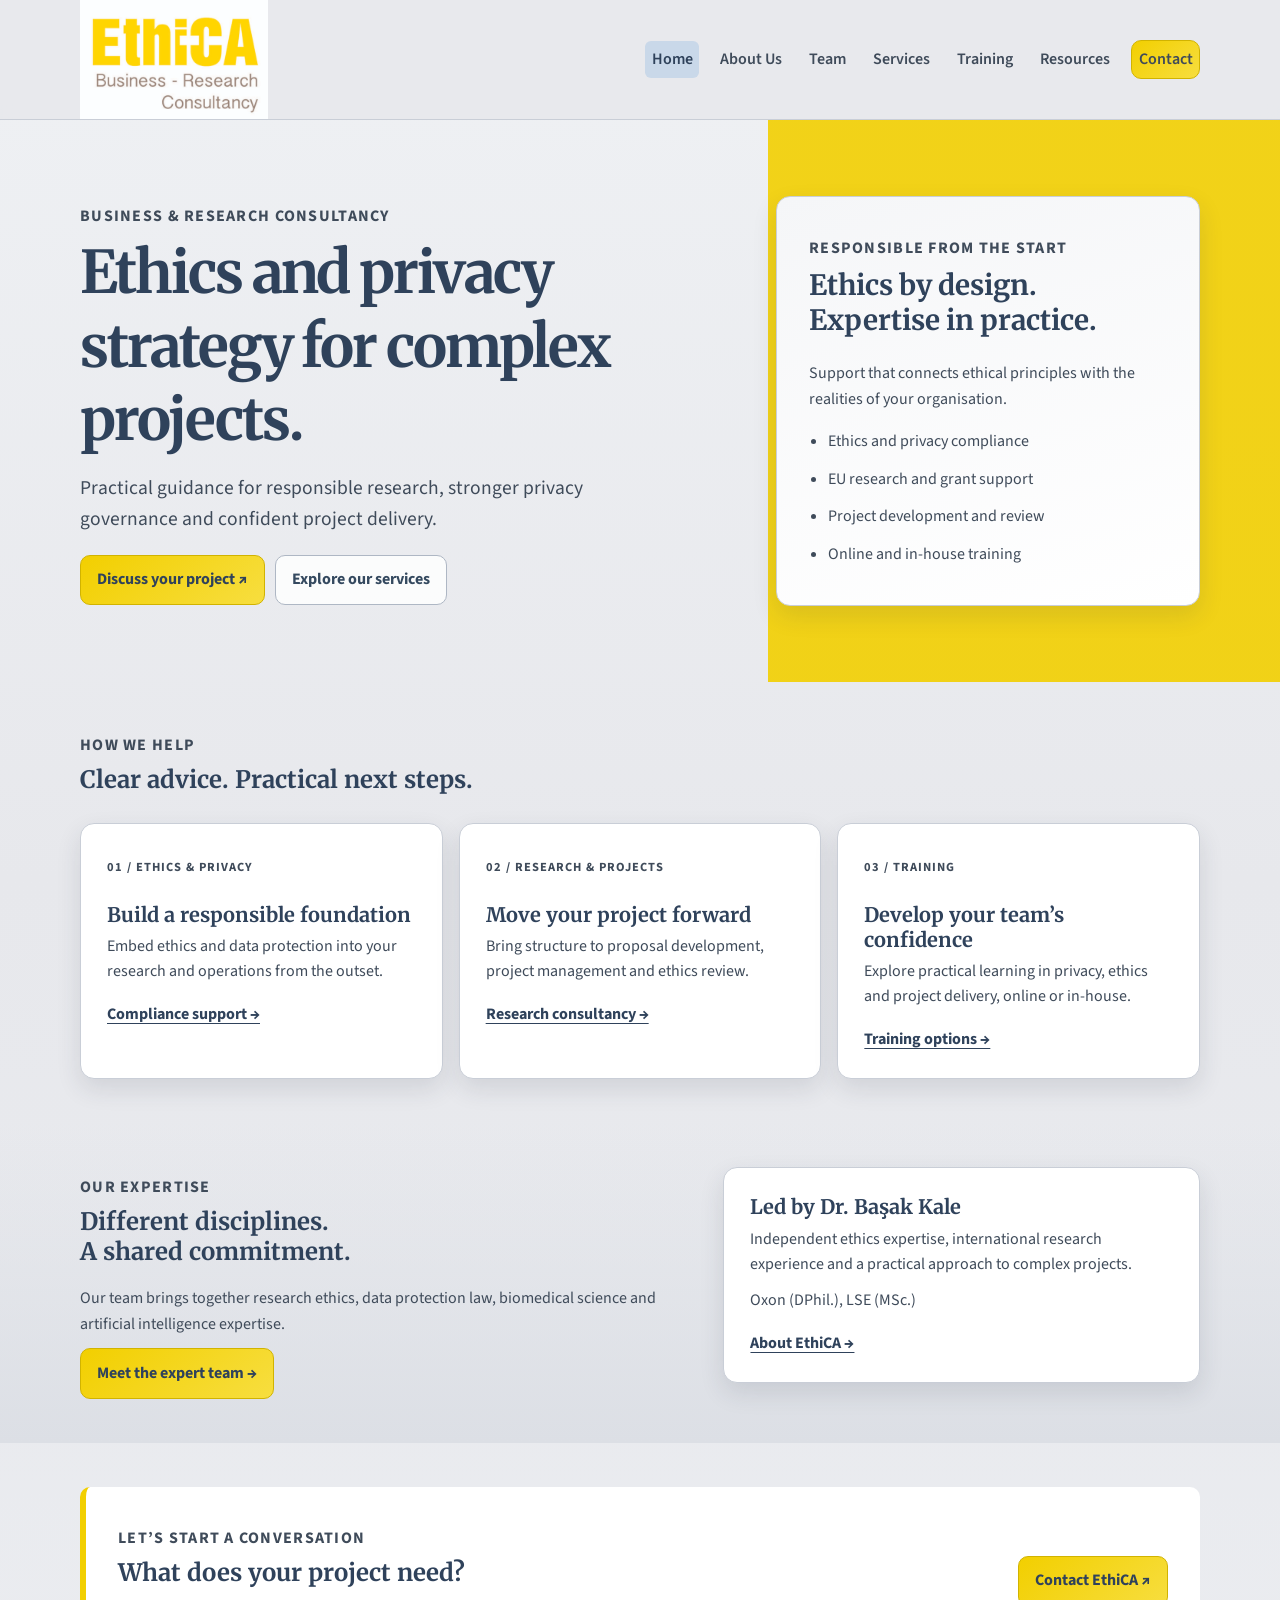
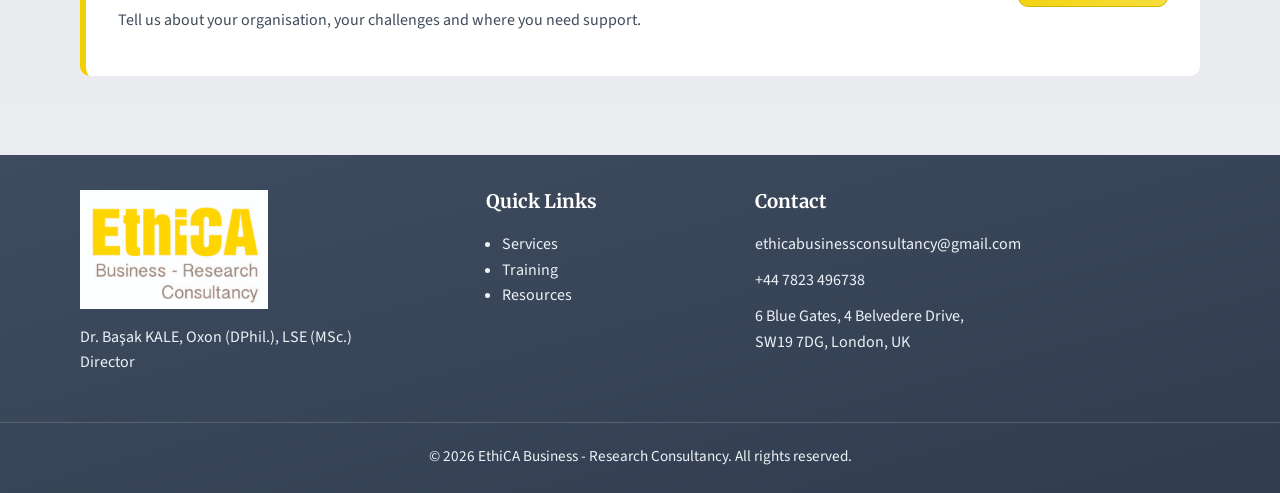
<file: index.html>
<!doctype html>
<html lang="en-GB">
<head>
  <meta charset="UTF-8" />
  <meta name="viewport" content="width=device-width, initial-scale=1.0" />
  <meta name="description" content="About EthiCA Business - Research Consultancy, a boutique ethics and project consultancy based in Oxford." />
  <title>EthiCA | Ethics, Privacy & Research Consultancy</title>
  <link rel="preconnect" href="https://fonts.googleapis.com" />
  <link rel="preconnect" href="https://fonts.gstatic.com" crossorigin />
  <link href="https://fonts.googleapis.com/css2?family=Merriweather:wght@700&family=Source+Sans+3:wght@400;600;700&display=swap" rel="stylesheet" />
  <link rel="stylesheet" href="assets/css/site.css" />
  <link rel="stylesheet" href="assets/css/enhancements.css">
</head>
<body>
<a class="skip-link" href="#main-content">Skip to content</a>  <header class="site-header">
    <div class="container nav-wrap">
      <a class="logo" href="index.html" aria-label="EthiCA Home">
        <img class="logo-image" src="assets/img/ethica-logo-wordmark-crop.jpg" alt="EthiCA logo" />
      </a>
      <button class="nav-toggle" aria-expanded="false" aria-controls="main-nav">Menu</button>
      <nav id="main-nav" class="main-nav" aria-label="Primary">
        <a aria-current="page" href="index.html">Home</a>
        <a href="about.html">About Us</a>
        <a href="teams.html">Team</a>
        <a href="services.html">Services</a>
        <a href="training.html">Training</a>
        <a href="resources.html">Resources</a>
        <a class="btn btn-small" href="contact.html">Contact</a>
      </nav>
    </div>
  </header>

<main id="main-content"><section class="hero"><div class="container hero-grid"><div><p class="kicker">Business & Research Consultancy</p><h1>Ethics and privacy strategy for complex projects.</h1><p class="intro">Practical guidance for responsible research, stronger privacy governance and confident project delivery.</p><div class="cta-row"><a class="btn" href="contact.html">Discuss your project ↗</a><a class="btn btn-ghost" href="services.html">Explore our services</a></div></div><aside class="hero-panel"><p class="kicker">Responsible from the start</p><h2>Ethics by design.<br>Expertise in practice.</h2><p>Support that connects ethical principles with the realities of your organisation.</p><ul class="checklist"><li>Ethics and privacy compliance</li><li>EU research and grant support</li><li>Project development and review</li><li>Online and in-house training</li></ul></aside></div></section>
<section class="section"><div class="container"><div class="section-head"><p class="kicker">How we help</p><h2>Clear advice. Practical next steps.</h2></div><div class="card-grid three"><article class="card"><p class="service-number">01 / ETHICS & PRIVACY</p><h3>Build a responsible foundation</h3><p>Embed ethics and data protection into your research and operations from the outset.</p><a class="text-link" href="services.html">Compliance support →</a></article><article class="card"><p class="service-number">02 / RESEARCH & PROJECTS</p><h3>Move your project forward</h3><p>Bring structure to proposal development, project management and ethics review.</p><a class="text-link" href="services.html">Research consultancy →</a></article><article class="card"><p class="service-number">03 / TRAINING</p><h3>Develop your team’s confidence</h3><p>Explore practical learning in privacy, ethics and project delivery, online or in-house.</p><a class="text-link" href="training.html">Training options →</a></article></div></div></section>
<section class="section section-alt"><div class="container split"><div><p class="kicker">Our expertise</p><h2>Different disciplines.<br>A shared commitment.</h2><p>Our team brings together research ethics, data protection law, biomedical science and artificial intelligence expertise.</p><a class="btn" href="teams.html">Meet the expert team →</a></div><div class="card"><h3>Led by Dr. Başak Kale</h3><p>Independent ethics expertise, international research experience and a practical approach to complex projects.</p><p>Oxon (DPhil.), LSE (MSc.)</p><a class="text-link" href="about.html">About EthiCA →</a></div></div></section>
<section class="section"><div class="container callout"><div><p class="kicker">Let’s start a conversation</p><h2>What does your project need?</h2><p>Tell us about your organisation, your challenges and where you need support.</p></div><a class="btn" href="contact.html">Contact EthiCA ↗</a></div></section></main>  <footer class="site-footer">
    <div class="container footer-grid">
      <div>
        <a class="logo" href="index.html" aria-label="EthiCA Home">
          <img class="logo-image" src="assets/img/ethica-logo-wordmark-crop.jpg" alt="EthiCA logo" />
        </a>
        <p>Dr. Başak KALE, Oxon (DPhil.), LSE (MSc.)<br />Director</p>
      </div>
      <div>
        <h3>Quick Links</h3>
        <ul>
          <li><a href="services.html">Services</a></li>
          <li><a href="training.html">Training</a></li>
          <li><a href="resources.html">Resources</a></li>
        </ul>
      </div>
      <div>
        <h3>Contact</h3>
        <p><a href="mailto:ethicabusinessconsultancy@gmail.com">ethicabusinessconsultancy@gmail.com</a></p>
        <p><a href="tel:+447823496738">+44 7823 496738</a></p>
        <p>6 Blue Gates, 4 Belvedere Drive,<br />SW19 7DG, London, UK</p>
      </div>
    </div>
    <div class="footer-bar">
      <p>&copy; <span id="year"></span> EthiCA Business - Research Consultancy. All rights reserved.</p>
    </div>
  </footer>

<script src="assets/js/main.js"></script></body></html>
</file>
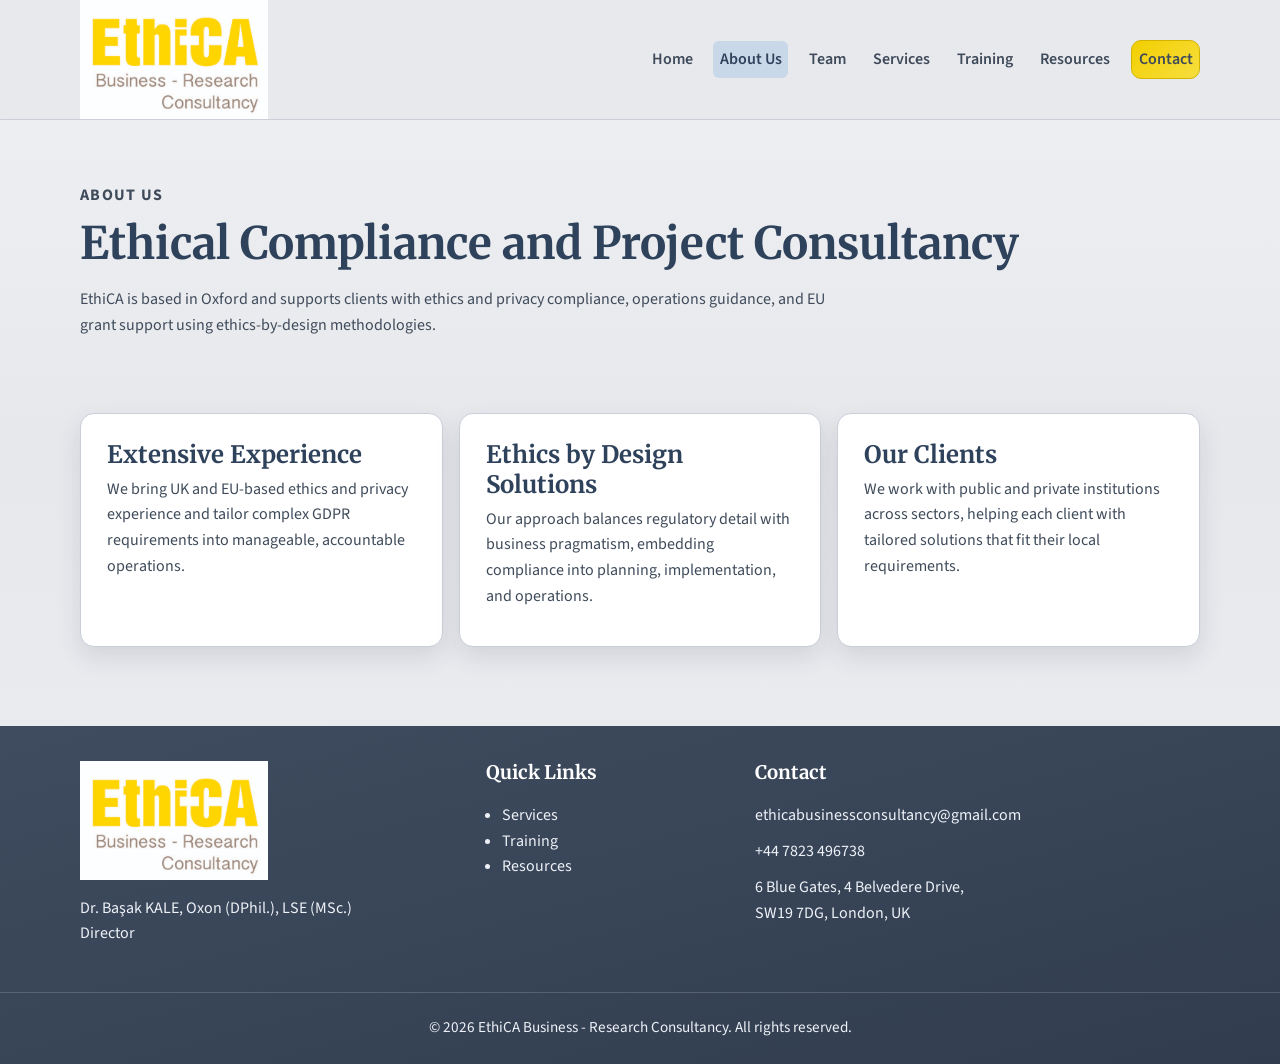
<file: about.html>
<!doctype html>
<html lang="en-GB">
<head>
  <meta charset="UTF-8" />
  <meta name="viewport" content="width=device-width, initial-scale=1.0" />
  <meta name="description" content="About EthiCA Business - Research Consultancy, a boutique ethics and project consultancy based in Oxford." />
  <title>EthiCA | About Us</title>
  <link rel="preconnect" href="https://fonts.googleapis.com" />
  <link rel="preconnect" href="https://fonts.gstatic.com" crossorigin />
  <link href="https://fonts.googleapis.com/css2?family=Merriweather:wght@700&family=Source+Sans+3:wght@400;600;700&display=swap" rel="stylesheet" />
  <link rel="stylesheet" href="assets/css/site.css" />
  <link rel="stylesheet" href="assets/css/enhancements.css">
</head>
<body>
<a class="skip-link" href="#main-content">Skip to content</a>
  <header class="site-header">
    <div class="container nav-wrap">
      <a class="logo" href="index.html" aria-label="EthiCA Home">
        <img class="logo-image" src="assets/img/ethica-logo-wordmark-crop.jpg" alt="EthiCA logo" />
      </a>
      <button class="nav-toggle" aria-expanded="false" aria-controls="main-nav">Menu</button>
      <nav id="main-nav" class="main-nav" aria-label="Primary">
        <a href="index.html">Home</a>
        <a aria-current="page" href="about.html">About Us</a>
        <a href="teams.html">Team</a>
        <a href="services.html">Services</a>
        <a href="training.html">Training</a>
        <a href="resources.html">Resources</a>
        <a class="btn btn-small" href="contact.html">Contact</a>
      </nav>
    </div>
  </header>

  <main id="main-content">
    <section class="page-hero">
      <div class="container">
        <p class="kicker">About Us</p>
        <h1>Ethical Compliance and Project Consultancy</h1>
        <p>
          EthiCA is based in Oxford and supports clients with ethics and privacy compliance, operations guidance,
          and EU grant support using ethics-by-design methodologies.
        </p>
      </div>
    </section>

    <section class="section">
      <div class="container card-grid three">
        <article class="card">
          <h2>Extensive Experience</h2>
          <p>
            We bring UK and EU-based ethics and privacy experience and tailor complex GDPR requirements into manageable,
            accountable operations.
          </p>
        </article>
        <article class="card">
          <h2>Ethics by Design Solutions</h2>
          <p>
            Our approach balances regulatory detail with business pragmatism, embedding compliance into planning,
            implementation, and operations.
          </p>
        </article>
        <article class="card">
          <h2>Our Clients</h2>
          <p>
            We work with public and private institutions across sectors, helping each client with tailored solutions that
            fit their local requirements.
          </p>
        </article>
      </div>
    </section>

  </main>

  <footer class="site-footer">
    <div class="container footer-grid">
      <div>
        <a class="logo" href="index.html" aria-label="EthiCA Home">
          <img class="logo-image" src="assets/img/ethica-logo-wordmark-crop.jpg" alt="EthiCA logo" />
        </a>
        <p>Dr. Başak KALE, Oxon (DPhil.), LSE (MSc.)<br />Director</p>
      </div>
      <div>
        <h3>Quick Links</h3>
        <ul>
          <li><a href="services.html">Services</a></li>
          <li><a href="training.html">Training</a></li>
          <li><a href="resources.html">Resources</a></li>
        </ul>
      </div>
      <div>
        <h3>Contact</h3>
        <p><a href="mailto:ethicabusinessconsultancy@gmail.com">ethicabusinessconsultancy@gmail.com</a></p>
        <p><a href="tel:+447823496738">+44 7823 496738</a></p>
        <p>6 Blue Gates, 4 Belvedere Drive,<br />SW19 7DG, London, UK</p>
      </div>
    </div>
    <div class="footer-bar">
      <p>&copy; <span id="year"></span> EthiCA Business - Research Consultancy. All rights reserved.</p>
    </div>
  </footer>

  <script src="assets/js/main.js"></script>
</body>
</html>
</file>
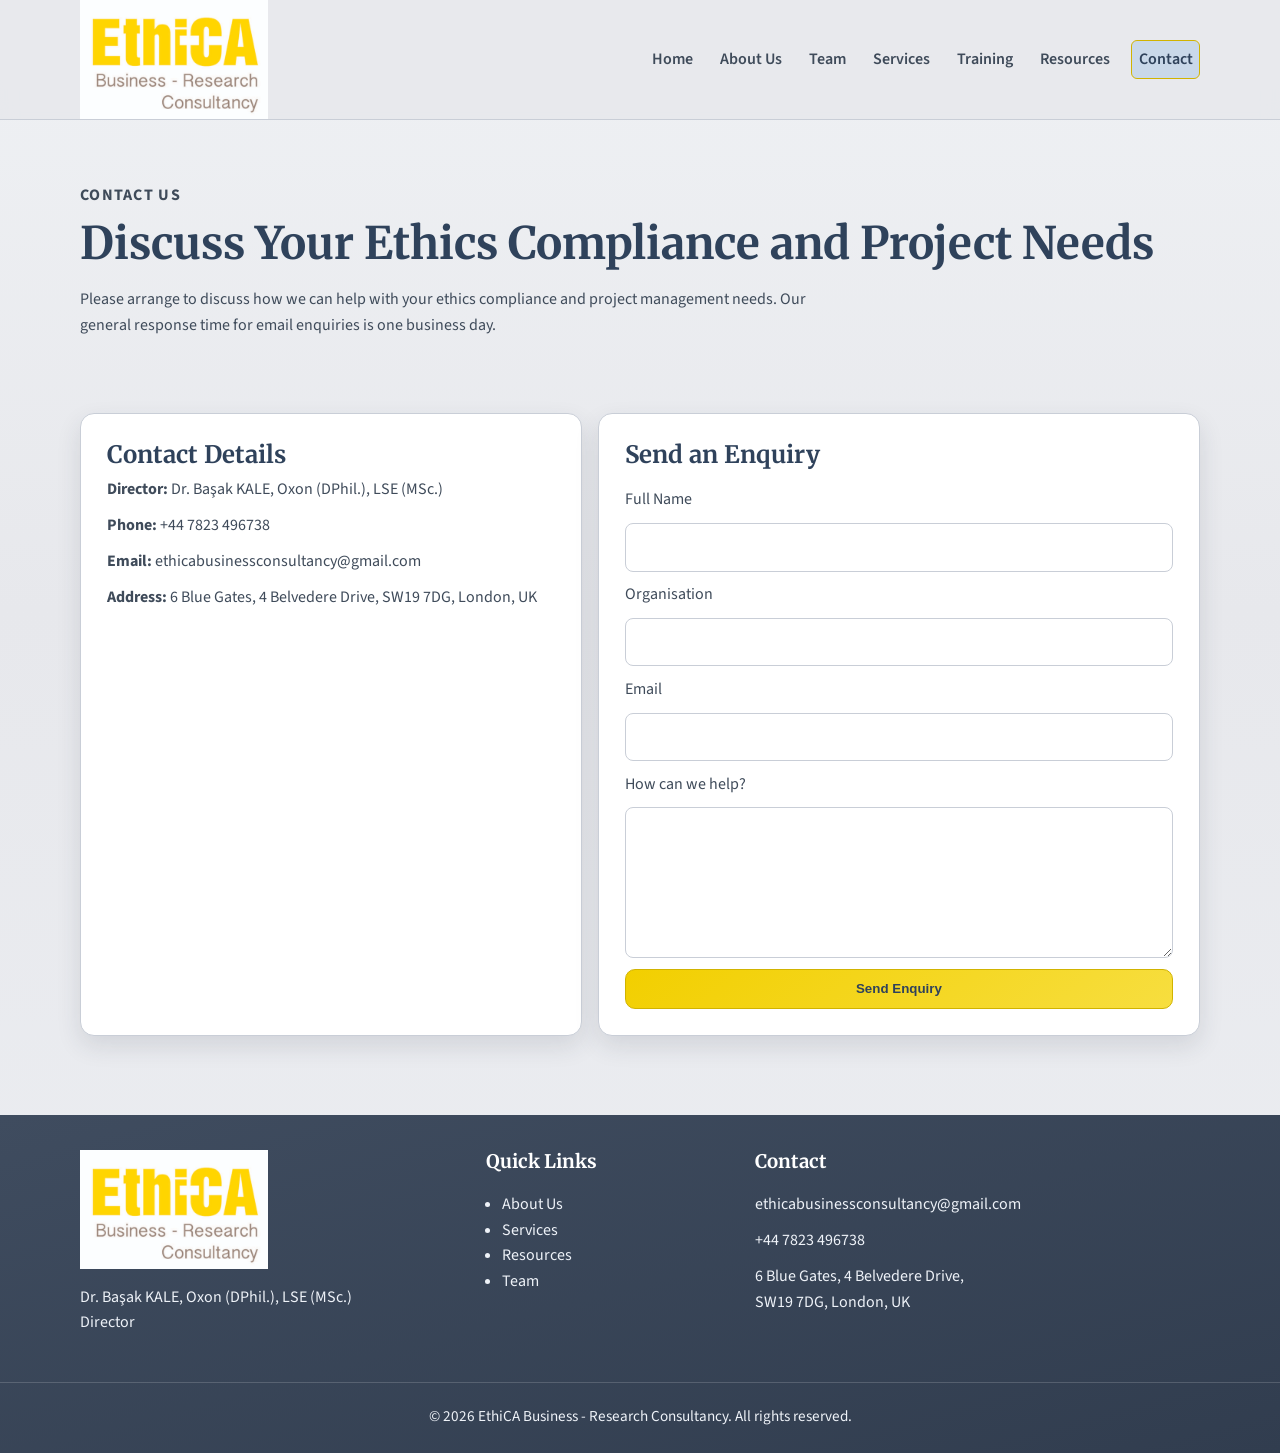
<file: contact.html>
<!doctype html>
<html lang="en-GB">
<head>
  <meta charset="UTF-8" />
  <meta name="viewport" content="width=device-width, initial-scale=1.0" />
  <meta name="description" content="Contact EthiCA Business - Research Consultancy for ethics compliance and project management support." />
  <title>EthiCA | Contact</title>
  <link rel="preconnect" href="https://fonts.googleapis.com" />
  <link rel="preconnect" href="https://fonts.gstatic.com" crossorigin />
  <link href="https://fonts.googleapis.com/css2?family=Merriweather:wght@700&family=Source+Sans+3:wght@400;600;700&display=swap" rel="stylesheet" />
  <link rel="stylesheet" href="assets/css/site.css" />
  <link rel="stylesheet" href="assets/css/enhancements.css">
</head>
<body>
<a class="skip-link" href="#main-content">Skip to content</a>
  <header class="site-header">
    <div class="container nav-wrap">
      <a class="logo" href="index.html" aria-label="EthiCA Home">
        <img class="logo-image" src="assets/img/ethica-logo-wordmark-crop.jpg" alt="EthiCA logo" />
      </a>
      <button class="nav-toggle" aria-expanded="false" aria-controls="main-nav">Menu</button>
      <nav id="main-nav" class="main-nav" aria-label="Primary">
        <a href="index.html">Home</a>
        <a href="about.html">About Us</a>
        <a href="teams.html">Team</a>
        <a href="services.html">Services</a>
        <a href="training.html">Training</a>
        <a href="resources.html">Resources</a>
        <a class="btn btn-small" aria-current="page" href="contact.html">Contact</a>
      </nav>
    </div>
  </header>

  <main id="main-content">
    <section class="page-hero">
      <div class="container">
        <p class="kicker">Contact Us</p>
        <h1>Discuss Your Ethics Compliance and Project Needs</h1>
        <p>
          Please arrange to discuss how we can help with your ethics compliance and project management needs.
          Our general response time for email enquiries is one business day.
        </p>
      </div>
    </section>

    <section class="section">
      <div class="container contact-grid">
        <div class="card">
          <h2>Contact Details</h2>
          <p><strong>Director:</strong> Dr. Başak KALE, Oxon (DPhil.), LSE (MSc.)</p>
          <p><strong>Phone:</strong> +44 7823 496738</p>
          <p><strong>Email:</strong> ethicabusinessconsultancy@gmail.com</p>
          <p><strong>Address:</strong> 6 Blue Gates, 4 Belvedere Drive, SW19 7DG, London, UK</p>
        </div>

        <form class="contact-form card" action="https://formspree.io/f/xjgeadrv" method="post">
          <h2>Send an Enquiry</h2>
          <input type="hidden" name="_subject" value="New EthiCA website enquiry" />

          <label for="name">Full Name</label>
          <input id="name" name="name" type="text" required />

          <label for="org">Organisation</label>
          <input id="org" name="org" type="text" />

          <label for="email">Email</label>
          <input id="email" name="email" type="email" required />

          <label for="enquiry">How can we help?</label>
          <textarea id="enquiry" name="enquiry" rows="5" required></textarea>

          <button class="btn" type="submit">Send Enquiry</button>
        </form>
      </div>
    </section>
  </main>

  <footer class="site-footer">
    <div class="container footer-grid">
      <div>
        <a class="logo" href="index.html" aria-label="EthiCA Home">
          <img class="logo-image" src="assets/img/ethica-logo-wordmark-crop.jpg" alt="EthiCA logo" />
        </a>
        <p>Dr. Başak KALE, Oxon (DPhil.), LSE (MSc.)<br />Director</p>
      </div>
      <div>
        <h3>Quick Links</h3>
        <ul>
          <li><a href="about.html">About Us</a></li>
          <li><a href="services.html">Services</a></li>
          <li><a href="resources.html">Resources</a></li>
          <li><a href="teams.html">Team</a></li>
        </ul>
      </div>
      <div>
        <h3>Contact</h3>
        <p><a href="mailto:ethicabusinessconsultancy@gmail.com">ethicabusinessconsultancy@gmail.com</a></p>
        <p><a href="tel:+447823496738">+44 7823 496738</a></p>
        <p>6 Blue Gates, 4 Belvedere Drive,<br />SW19 7DG, London, UK</p>
      </div>
    </div>
    <div class="footer-bar">
      <p>&copy; <span id="year"></span> EthiCA Business - Research Consultancy. All rights reserved.</p>
    </div>
  </footer>

  <script src="assets/js/main.js"></script>
</body>
</html>
</file>
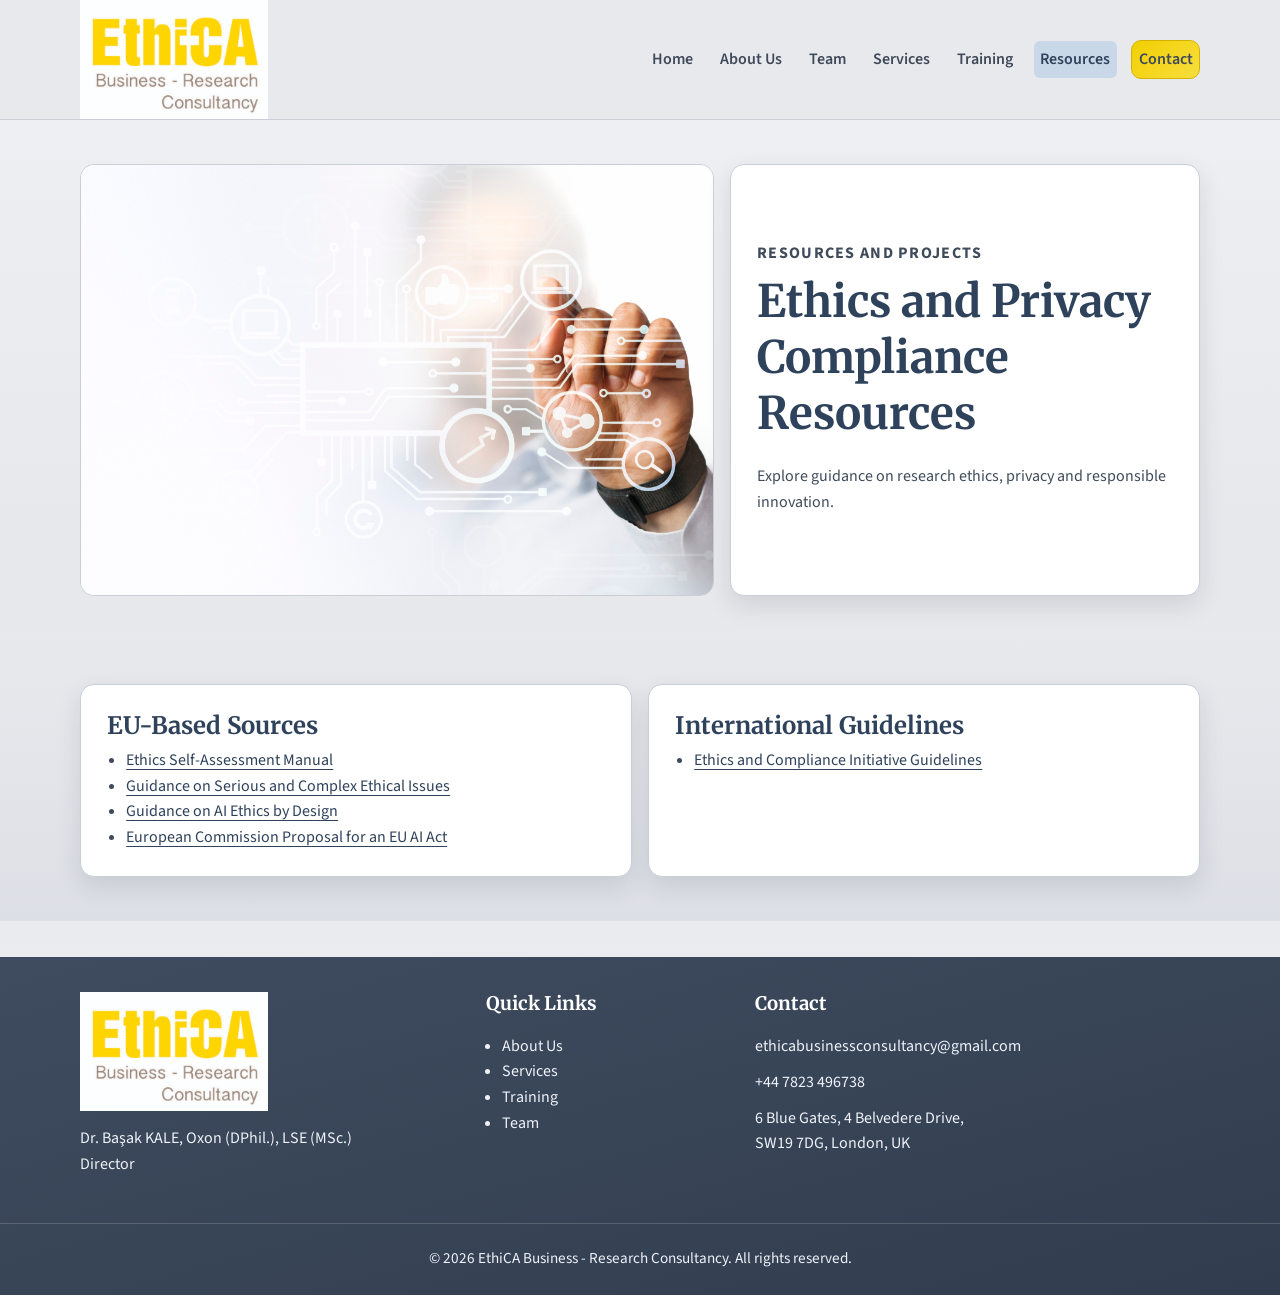
<file: resources.html>
<!doctype html>
<html lang="en-GB">
<head>
  <meta charset="UTF-8" />
  <meta name="viewport" content="width=device-width, initial-scale=1.0" />
  <meta name="description" content="EthiCA resources for ethics and privacy compliance, including EU and international guidance." />
  <title>EthiCA | Resources</title>
  <link rel="preconnect" href="https://fonts.googleapis.com" />
  <link rel="preconnect" href="https://fonts.gstatic.com" crossorigin />
  <link href="https://fonts.googleapis.com/css2?family=Merriweather:wght@700&family=Source+Sans+3:wght@400;600;700&display=swap" rel="stylesheet" />
  <link rel="stylesheet" href="assets/css/site.css" />
  <link rel="stylesheet" href="assets/css/resources-layouts.css" />
  <link rel="stylesheet" href="assets/css/enhancements.css">
</head>
<body>
<a class="skip-link" href="#main-content">Skip to content</a>
  <header class="site-header">
    <div class="container nav-wrap">
      <a class="logo" href="index.html" aria-label="EthiCA Home">
        <img class="logo-image" src="assets/img/ethica-logo-wordmark-crop.jpg" alt="EthiCA logo" />
      </a>
      <button class="nav-toggle" aria-expanded="false" aria-controls="main-nav">Menu</button>
      <nav id="main-nav" class="main-nav" aria-label="Primary">
        <a href="index.html">Home</a>
        <a href="about.html">About Us</a>
        <a href="teams.html">Team</a>
        <a href="services.html">Services</a>
        <a href="training.html">Training</a>
        <a aria-current="page" href="resources.html">Resources</a>
        <a class="btn btn-small" href="contact.html">Contact</a>
      </nav>
    </div>
  </header>

  <main id="main-content">
    <section class="section">
      <div class="container resource-mosaic">
        <figure class="resource-mosaic-image">
          <img src="assets/img/resources-feature.jpg" alt="Digital systems and compliance concept" />
        </figure>
        <article class="resource-mosaic-copy card">
          <p class="kicker">Resources and Projects</p>
          <h1>Ethics and Privacy Compliance Resources</h1>
          <p>Explore guidance on research ethics, privacy and responsible innovation.</p>
        </article>
      </div>
    </section>

    <section class="section section-alt">
      <div class="container card-grid two">
        <article class="card">
          <h2>EU-Based Sources</h2>
          <ul class="checklist">
            <li><a href="https://ec.europa.eu/info/funding-tenders/opportunities/docs/2021-2027/common/guidance/how-to-complete-your-ethics-self-assessment_en.pdf" target="_blank" rel="noopener noreferrer">Ethics Self-Assessment Manual</a></li>
            <li><a href="https://ec.europa.eu/info/funding-tenders/opportunities/docs/2021-2027/horizon/guidance/guidelines-on-serious-and-complex-cases_he_en.pdf" target="_blank" rel="noopener noreferrer">Guidance on Serious and Complex Ethical Issues</a></li>
            <li><a href="https://ec.europa.eu/info/funding-tenders/opportunities/docs/2021-2027/horizon/guidance/ethics-by-design-and-ethics-of-use-approaches-for-artificial-intelligence_he_en.pdf" target="_blank" rel="noopener noreferrer">Guidance on AI Ethics by Design</a></li>
            <li><a href="https://eur-lex.europa.eu/legal-content/EN/TXT/?uri=CELEX%3A52021PC0206" target="_blank" rel="noopener noreferrer">European Commission Proposal for an EU AI Act</a></li>
          </ul>
        </article>
        <article class="card">
          <h2>International Guidelines</h2>
          <ul class="checklist">
            <li><a href="https://www.ethics.org/resources/free-toolkit/reducing-risk/" target="_blank" rel="noopener noreferrer">Ethics and Compliance Initiative Guidelines</a></li>
          </ul>
        </article>
      </div>
    </section>
  </main>

  <footer class="site-footer">
    <div class="container footer-grid">
      <div>
        <a class="logo" href="index.html" aria-label="EthiCA Home">
          <img class="logo-image" src="assets/img/ethica-logo-wordmark-crop.jpg" alt="EthiCA logo" />
        </a>
        <p>Dr. Başak KALE, Oxon (DPhil.), LSE (MSc.)<br />Director</p>
      </div>
      <div>
        <h3>Quick Links</h3>
        <ul>
          <li><a href="about.html">About Us</a></li>
          <li><a href="services.html">Services</a></li>
          <li><a href="training.html">Training</a></li>
          <li><a href="teams.html">Team</a></li>
        </ul>
      </div>
      <div>
        <h3>Contact</h3>
        <p><a href="mailto:ethicabusinessconsultancy@gmail.com">ethicabusinessconsultancy@gmail.com</a></p>
        <p><a href="tel:+447823496738">+44 7823 496738</a></p>
        <p>6 Blue Gates, 4 Belvedere Drive,<br />SW19 7DG, London, UK</p>
      </div>
    </div>
    <div class="footer-bar">
      <p>&copy; <span id="year"></span> EthiCA Business - Research Consultancy. All rights reserved.</p>
    </div>
  </footer>

  <script src="assets/js/main.js"></script>
</body>
</html>
</file>
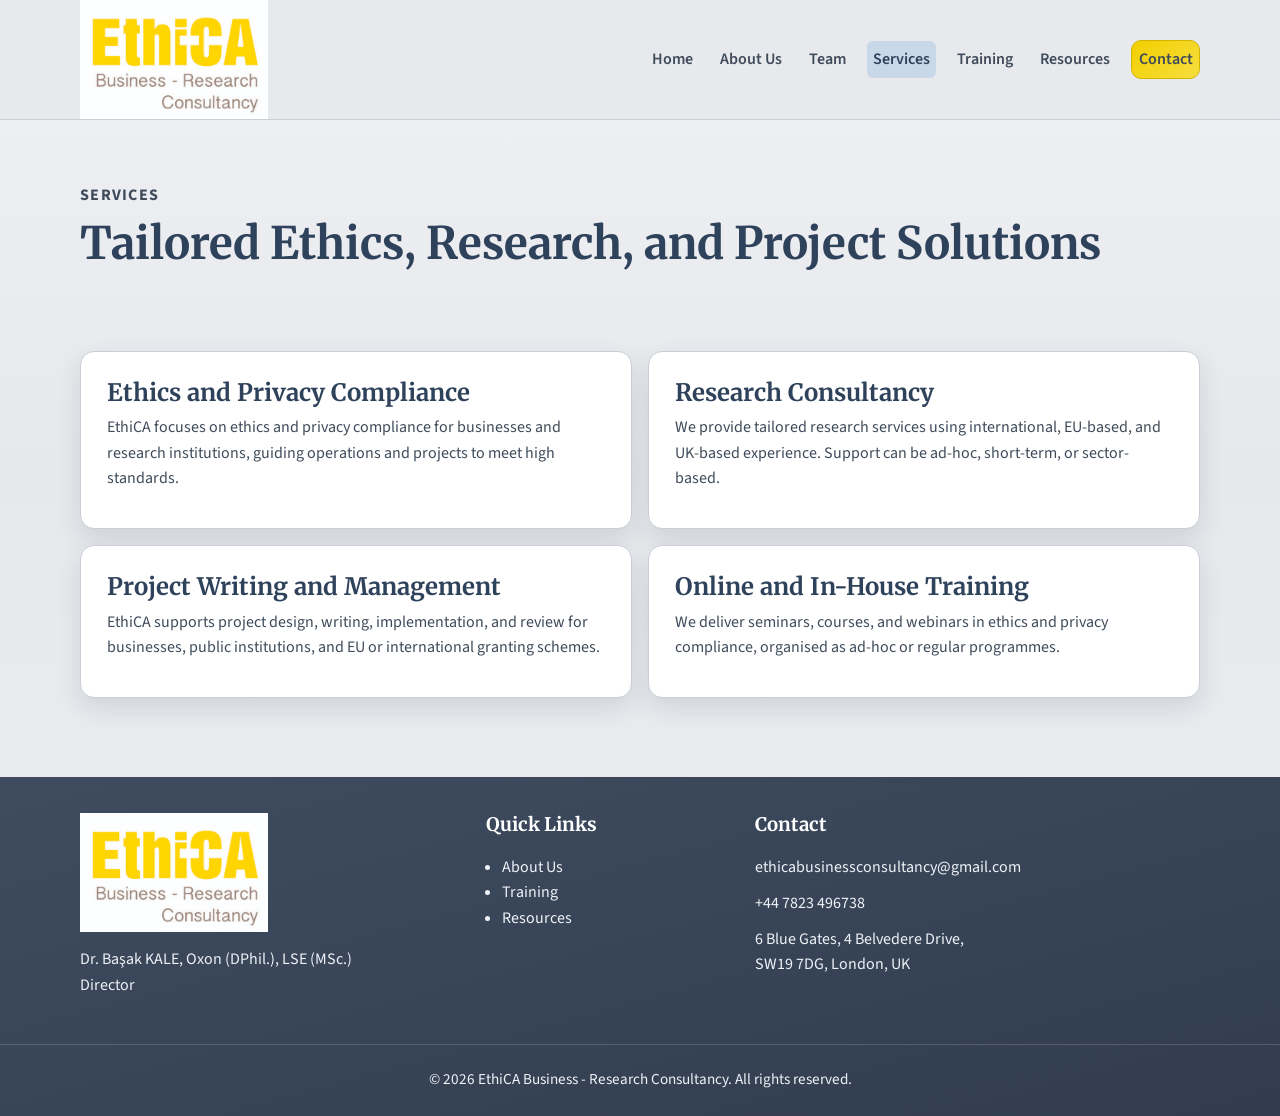
<file: services.html>
<!doctype html>
<html lang="en-GB">
<head>
  <meta charset="UTF-8" />
  <meta name="viewport" content="width=device-width, initial-scale=1.0" />
  <meta name="description" content="EthiCA services: ethics and privacy compliance, research consultancy, project writing and management, and training." />
  <title>EthiCA | Services</title>
  <link rel="preconnect" href="https://fonts.googleapis.com" />
  <link rel="preconnect" href="https://fonts.gstatic.com" crossorigin />
  <link href="https://fonts.googleapis.com/css2?family=Merriweather:wght@700&family=Source+Sans+3:wght@400;600;700&display=swap" rel="stylesheet" />
  <link rel="stylesheet" href="assets/css/site.css" />
  <link rel="stylesheet" href="assets/css/enhancements.css">
</head>
<body>
<a class="skip-link" href="#main-content">Skip to content</a>
  <header class="site-header">
    <div class="container nav-wrap">
      <a class="logo" href="index.html" aria-label="EthiCA Home">
        <img class="logo-image" src="assets/img/ethica-logo-wordmark-crop.jpg" alt="EthiCA logo" />
      </a>
      <button class="nav-toggle" aria-expanded="false" aria-controls="main-nav">Menu</button>
      <nav id="main-nav" class="main-nav" aria-label="Primary">
        <a href="index.html">Home</a>
        <a href="about.html">About Us</a>
        <a href="teams.html">Team</a>
        <a aria-current="page" href="services.html">Services</a>
        <a href="training.html">Training</a>
        <a href="resources.html">Resources</a>
        <a class="btn btn-small" href="contact.html">Contact</a>
      </nav>
    </div>
  </header>

  <main id="main-content">
    <section class="page-hero">
      <div class="container">
        <p class="kicker">Services</p>
        <h1>Tailored Ethics, Research, and Project Solutions</h1>
      </div>
    </section>

    <section class="section">
      <div class="container card-grid two">
        <article class="card">
          <h2>Ethics and Privacy Compliance</h2>
          <p>
            EthiCA focuses on ethics and privacy compliance for businesses and research institutions,
            guiding operations and projects to meet high standards.
          </p>
        </article>
        <article class="card">
          <h2>Research Consultancy</h2>
          <p>
            We provide tailored research services using international, EU-based, and UK-based experience.
            Support can be ad-hoc, short-term, or sector-based.
          </p>
        </article>
        <article class="card">
          <h2>Project Writing and Management</h2>
          <p>
            EthiCA supports project design, writing, implementation, and review for businesses, public institutions,
            and EU or international granting schemes.
          </p>
        </article>
        <article class="card">
          <h2>Online and In-House Training</h2>
          <p>
            We deliver seminars, courses, and webinars in ethics and privacy compliance, organised as ad-hoc
            or regular programmes.
          </p>
        </article>
      </div>
    </section>
  </main>

  <footer class="site-footer">
    <div class="container footer-grid">
      <div>
        <a class="logo" href="index.html" aria-label="EthiCA Home">
          <img class="logo-image" src="assets/img/ethica-logo-wordmark-crop.jpg" alt="EthiCA logo" />
        </a>
        <p>Dr. Başak KALE, Oxon (DPhil.), LSE (MSc.)<br />Director</p>
      </div>
      <div>
        <h3>Quick Links</h3>
        <ul>
          <li><a href="about.html">About Us</a></li>
          <li><a href="training.html">Training</a></li>
          <li><a href="resources.html">Resources</a></li>
        </ul>
      </div>
      <div>
        <h3>Contact</h3>
        <p><a href="mailto:ethicabusinessconsultancy@gmail.com">ethicabusinessconsultancy@gmail.com</a></p>
        <p><a href="tel:+447823496738">+44 7823 496738</a></p>
        <p>6 Blue Gates, 4 Belvedere Drive,<br />SW19 7DG, London, UK</p>
      </div>
    </div>
    <div class="footer-bar">
      <p>&copy; <span id="year"></span> EthiCA Business - Research Consultancy. All rights reserved.</p>
    </div>
  </footer>

  <script src="assets/js/main.js"></script>
</body>
</html>
</file>
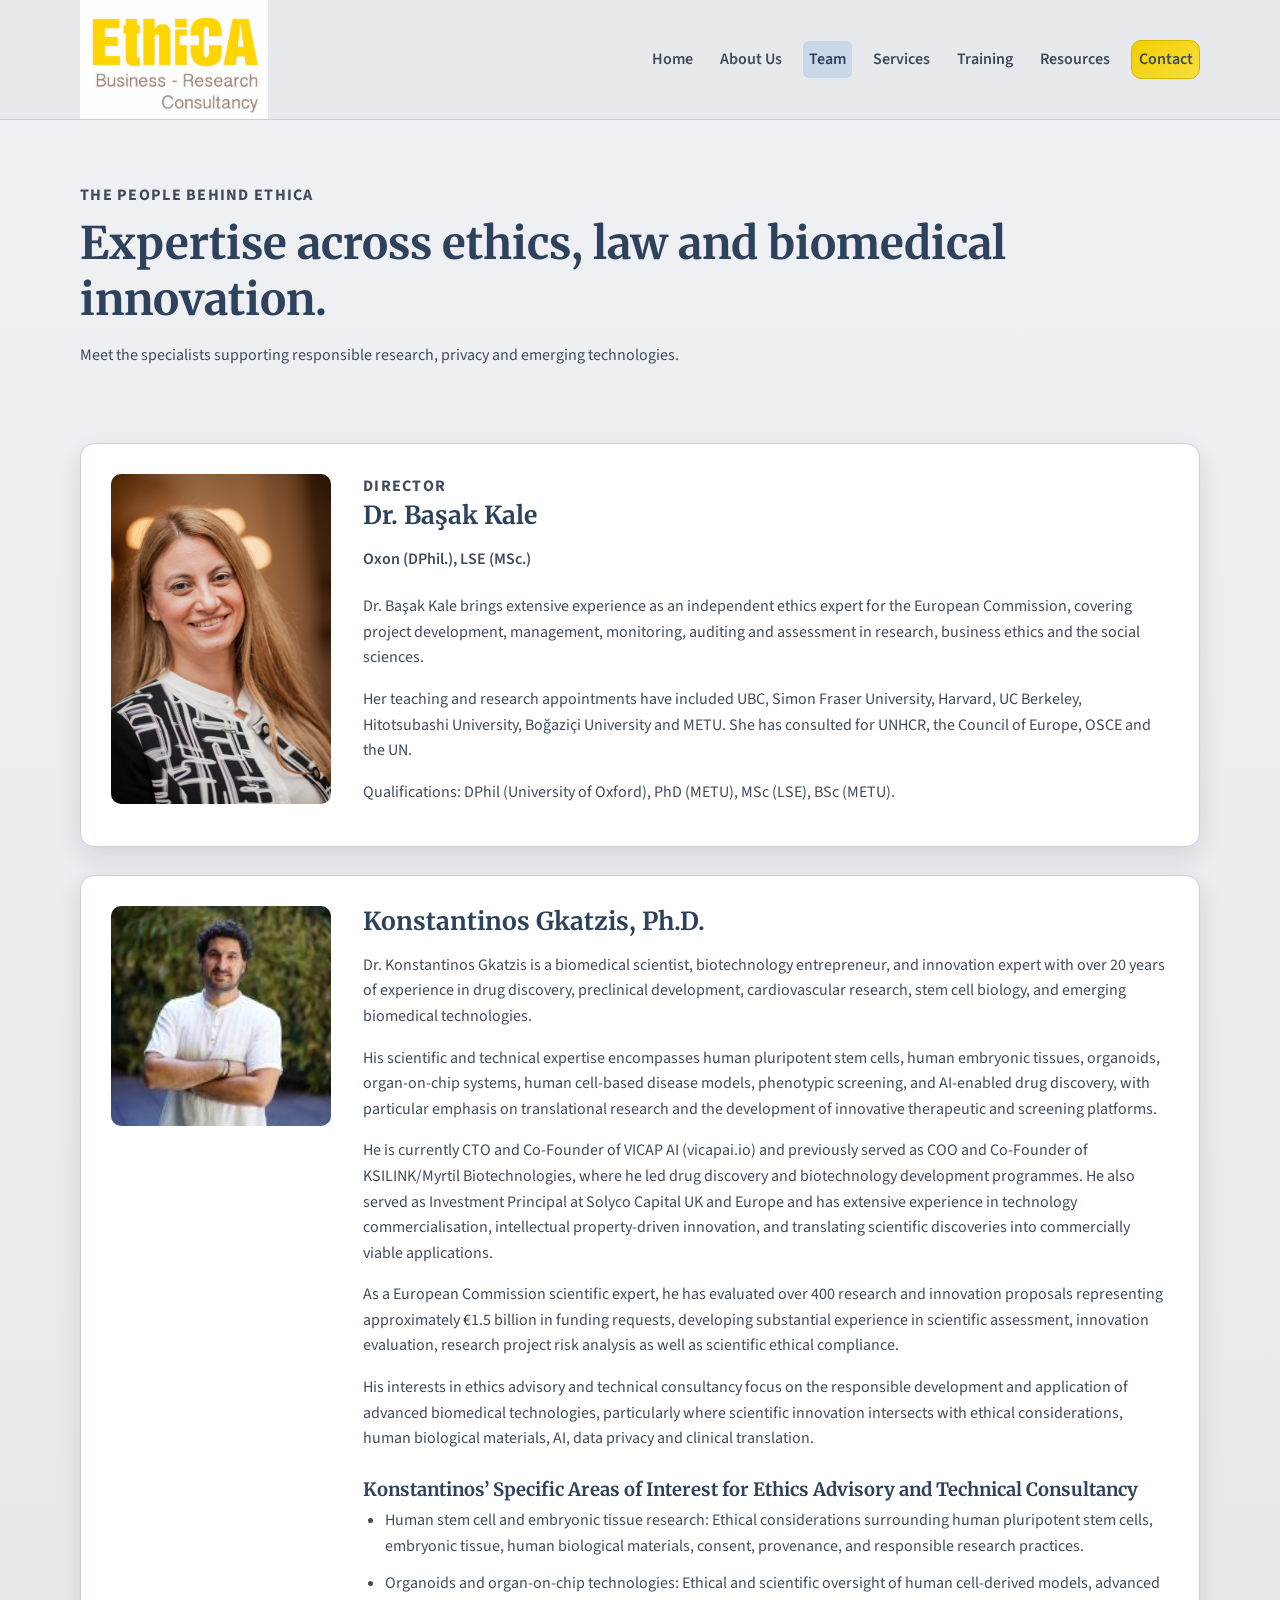
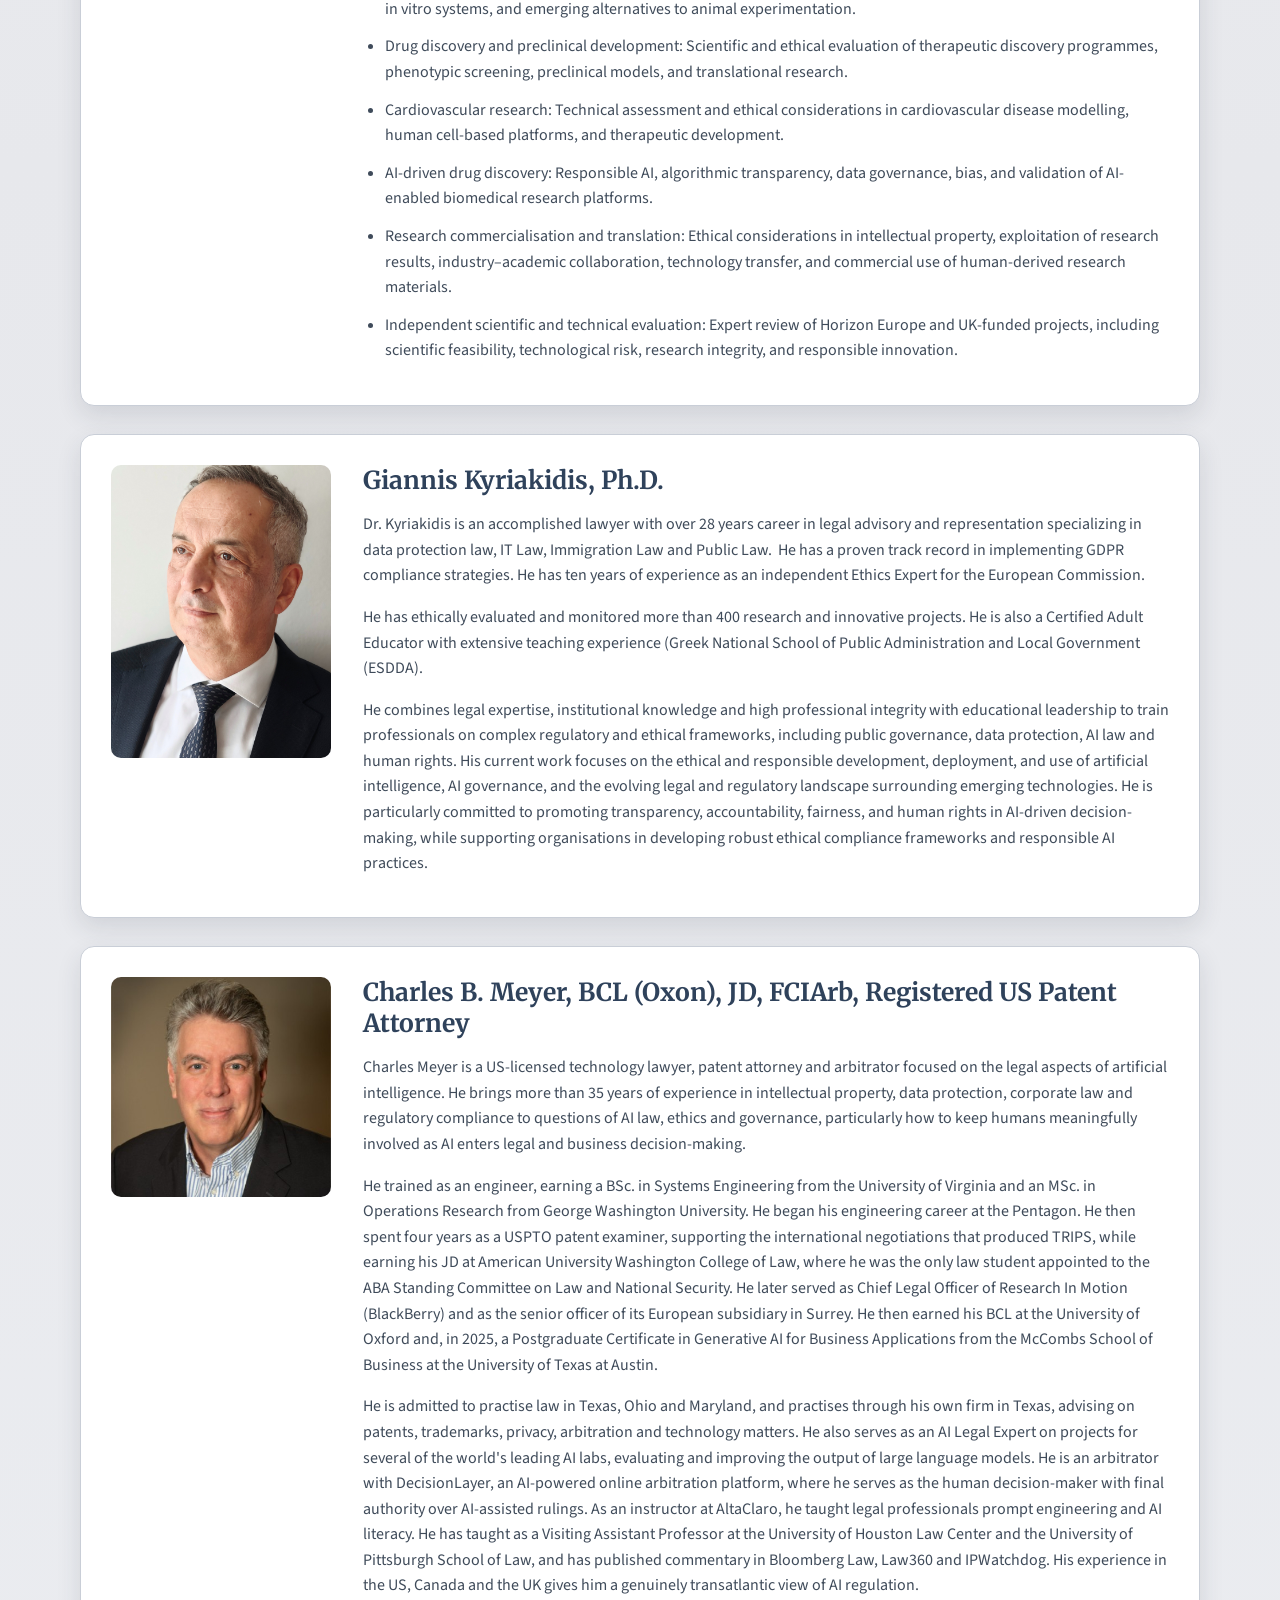
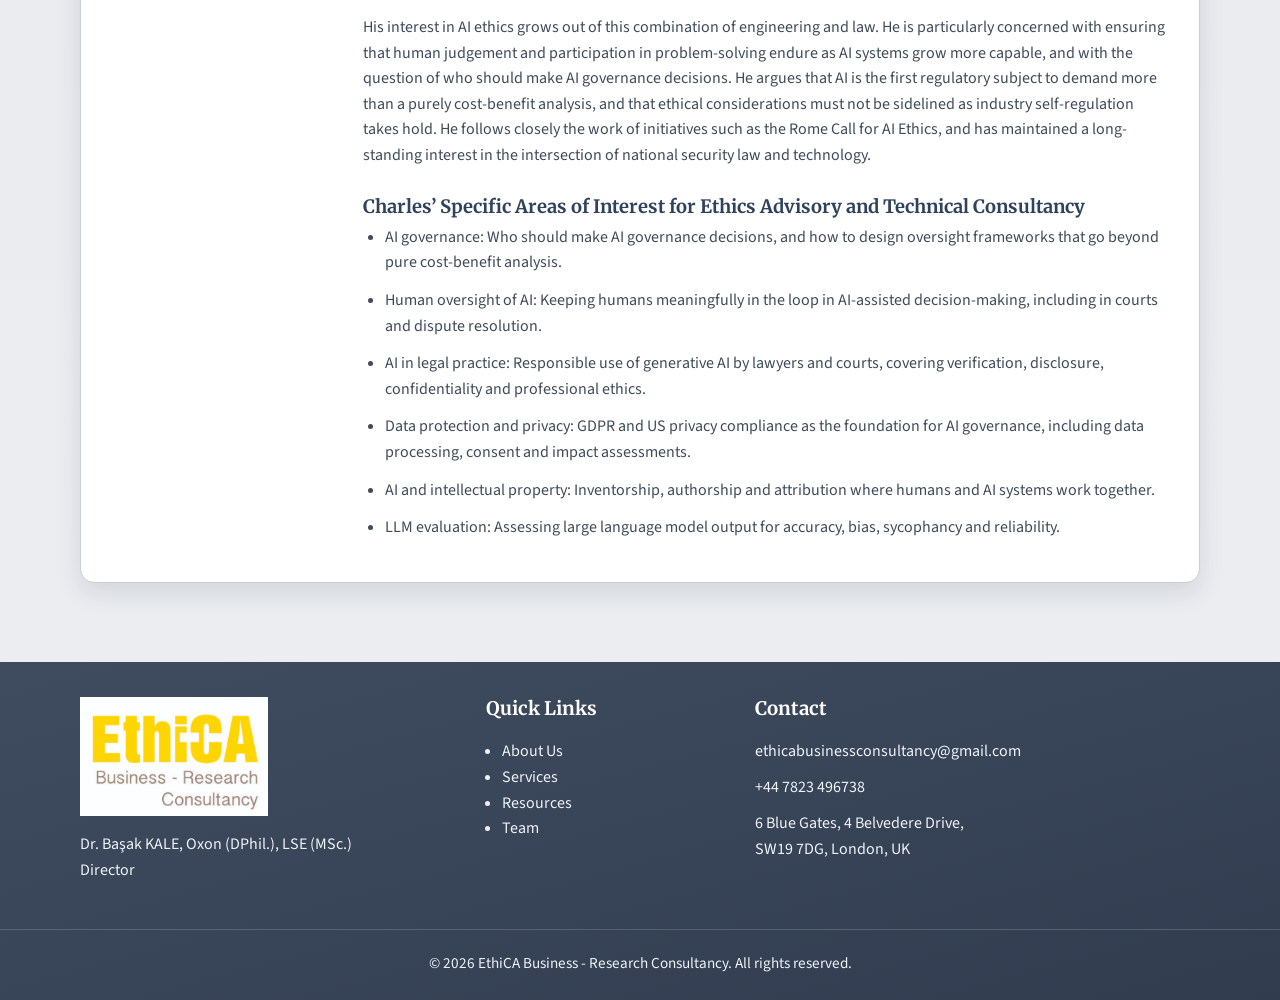
<file: teams.html>
<!doctype html>
<html lang="en-GB">
<head>
  <meta charset="UTF-8" />
  <meta name="viewport" content="width=device-width, initial-scale=1.0" />
  <meta name="description" content="EthiCA team members." />
  <title>EthiCA | Teams</title>
  <link rel="preconnect" href="https://fonts.googleapis.com" />
  <link rel="preconnect" href="https://fonts.gstatic.com" crossorigin />
  <link href="https://fonts.googleapis.com/css2?family=Merriweather:wght@700&family=Source+Sans+3:wght@400;600;700&display=swap" rel="stylesheet" />
  <link rel="stylesheet" href="assets/css/site.css" />
  <link rel="stylesheet" href="assets/css/enhancements.css">
</head>
<body>
<a class="skip-link" href="#main-content">Skip to content</a>
  <header class="site-header">
    <div class="container nav-wrap">
      <a class="logo" href="index.html" aria-label="EthiCA Home">
        <img class="logo-image" src="assets/img/ethica-logo-wordmark-crop.jpg" alt="EthiCA logo" />
      </a>
      <button class="nav-toggle" aria-expanded="false" aria-controls="main-nav">Menu</button>
      <nav id="main-nav" class="main-nav" aria-label="Primary">
        <a href="index.html">Home</a>
        <a href="about.html">About Us</a>
        <a aria-current="page" href="teams.html">Team</a>
        <a href="services.html">Services</a>
        <a href="training.html">Training</a>
        <a href="resources.html">Resources</a>
        <a class="btn btn-small" href="contact.html">Contact</a>
      </nav>
    </div>
  </header>

<main id="main-content"><section class="page-hero"><div class="container"><p class="kicker" data-en="The people behind EthiCA" data-tr="EthiCA’nın uzmanları">The people behind EthiCA</p><h1  data-en="Expertise across ethics, law and biomedical innovation." data-tr="Etik, hukuk ve biyomedikal inovasyonda uzmanlık.">Expertise across ethics, law and biomedical innovation.</h1><p  data-en="Meet the specialists supporting responsible research, privacy and emerging technologies." data-tr="Sorumlu araştırma, gizlilik ve yeni teknolojiler alanlarında destek sağlayan uzmanlarımızla tanışın.">Meet the specialists supporting responsible research, privacy and emerging technologies.</p></div></section><section class="section"><div class="container"><div class="team-list"><article class="card member-card" id="basak-kale"><img class="member-photo" src="assets/img/team-basak-kale.jpeg" alt="Dr. Başak Kale" width="240"><div class="member-bio"><span class="kicker" data-en="Director" data-tr="Direktör">Director</span><h2>Dr. Başak Kale</h2><p class="credentials">Oxon (DPhil.), LSE (MSc.)</p><p  data-en="Dr. Başak Kale brings extensive experience as an independent ethics expert for the European Commission, covering project development, management, monitoring, auditing and assessment in research, business ethics and the social sciences." data-tr="Dr. Başak Kale, Avrupa Komisyonu için bağımsız etik uzmanı olarak kapsamlı deneyime sahiptir. Çalışmaları; araştırma, iş etiği ve sosyal bilimler alanlarında proje geliştirme, yönetim, izleme, denetim ve değerlendirmeyi kapsamaktadır.">Dr. Başak Kale brings extensive experience as an independent ethics expert for the European Commission, covering project development, management, monitoring, auditing and assessment in research, business ethics and the social sciences.</p><p  data-en="Her teaching and research appointments have included UBC, Simon Fraser University, Harvard, UC Berkeley, Hitotsubashi University, Boğaziçi University and METU. She has consulted for UNHCR, the Council of Europe, OSCE and the UN." data-tr="UBC, Simon Fraser Üniversitesi, Harvard, UC Berkeley, Hitotsubashi Üniversitesi, Boğaziçi Üniversitesi ve ODTÜ’de öğretim ve araştırma faaliyetlerinde bulunmuştur. UNHCR, Avrupa Konseyi, AGİT ve BM için danışmanlık yapmıştır.">Her teaching and research appointments have included UBC, Simon Fraser University, Harvard, UC Berkeley, Hitotsubashi University, Boğaziçi University and METU. She has consulted for UNHCR, the Council of Europe, OSCE and the UN.</p><p  data-en="Qualifications: DPhil (University of Oxford), PhD (METU), MSc (LSE), BSc (METU)." data-tr="Akademik dereceler: DPhil (Oxford Üniversitesi), PhD (ODTÜ), MSc (LSE), BSc (ODTÜ).">Qualifications: DPhil (University of Oxford), PhD (METU), MSc (LSE), BSc (METU).</p></div></article><article class="card member-card" aria-labelledby="konstantinos-gkatzis">
          <img class="member-photo" src="assets/img/konstantinos-gkatzis.jpeg" alt="Portrait of Konstantinos Gkatzis" width="240" loading="lazy" />
          <div class="member-bio"><h2 id="konstantinos-gkatzis">Konstantinos Gkatzis, Ph.D.</h2>
          <p data-en="Dr. Konstantinos Gkatzis is a biomedical scientist, biotechnology entrepreneur, and innovation expert with over 20 years of experience in drug discovery, preclinical development, cardiovascular research, stem cell biology, and emerging biomedical technologies." data-tr="Dr. Konstantinos Gkatzis, ilaç keşfi, klinik öncesi geliştirme, kardiyovasküler araştırmalar, kök hücre biyolojisi ve yeni biyomedikal teknolojiler alanlarında 20 yılı aşkın deneyime sahip bir biyomedikal bilim insanı, biyoteknoloji girişimcisi ve inovasyon uzmanıdır.">Dr. Konstantinos Gkatzis is a biomedical scientist, biotechnology entrepreneur, and innovation expert with over 20 years of experience in drug discovery, preclinical development, cardiovascular research, stem cell biology, and emerging biomedical technologies.</p><p data-en="His scientific and technical expertise encompasses human pluripotent stem cells, human embryonic tissues, organoids, organ-on-chip systems, human cell-based disease models, phenotypic screening, and AI-enabled drug discovery, with particular emphasis on translational research and the development of innovative therapeutic and screening platforms." data-tr="Bilimsel ve teknik uzmanlığı; insan pluripotent kök hücreleri, insan embriyonik dokuları, organoidler, çip üzerinde organ sistemleri, insan hücrelerine dayalı hastalık modelleri, fenotipik tarama ve yapay zekâ destekli ilaç keşfini kapsamaktadır. Özellikle translasyonel araştırmalara ve yenilikçi tedavi ve tarama platformlarının geliştirilmesine odaklanmaktadır.">His scientific and technical expertise encompasses human pluripotent stem cells, human embryonic tissues, organoids, organ-on-chip systems, human cell-based disease models, phenotypic screening, and AI-enabled drug discovery, with particular emphasis on translational research and the development of innovative therapeutic and screening platforms.</p><p data-en="He is currently CTO and Co-Founder of VICAP AI (vicapai.io) and previously served as COO and Co-Founder of KSILINK/Myrtil Biotechnologies, where he led drug discovery and biotechnology development programmes. He also served as Investment Principal at Solyco Capital UK and Europe and has extensive experience in technology commercialisation, intellectual property-driven innovation, and translating scientific discoveries into commercially viable applications." data-tr="Hâlen VICAP AI’ın (vicapai.io) Teknolojiden Sorumlu Yöneticisi (CTO) ve Kurucu Ortağıdır. Daha önce KSILINK/Myrtil Biotechnologies’in Operasyonlardan Sorumlu Yöneticisi (COO) ve Kurucu Ortağı olarak ilaç keşfi ve biyoteknoloji geliştirme programlarını yönetmiştir. Ayrıca Solyco Capital’ın Birleşik Krallık ve Avrupa faaliyetlerinde yatırım yöneticisi olarak görev yapmıştır. Teknolojinin ticarileştirilmesi, fikri mülkiyet odaklı inovasyon ve bilimsel keşiflerin ticari açıdan uygulanabilir çözümlere dönüştürülmesi konularında kapsamlı deneyime sahiptir.">He is currently CTO and Co-Founder of VICAP AI (vicapai.io) and previously served as COO and Co-Founder of KSILINK/Myrtil Biotechnologies, where he led drug discovery and biotechnology development programmes. He also served as Investment Principal at Solyco Capital UK and Europe and has extensive experience in technology commercialisation, intellectual property-driven innovation, and translating scientific discoveries into commercially viable applications.</p><p data-en="As a European Commission scientific expert, he has evaluated over 400 research and innovation proposals representing approximately €1.5 billion in funding requests, developing substantial experience in scientific assessment, innovation evaluation, research project risk analysis as well as scientific ethical compliance." data-tr="Avrupa Komisyonu bilim uzmanı olarak, toplamda yaklaşık 1,5 milyar avro tutarında finansman talebi içeren 400’den fazla araştırma ve inovasyon projesi önerisini değerlendirmiştir. Bu çalışmalar sayesinde bilimsel değerlendirme, inovasyon değerlendirmesi, araştırma projelerinde risk analizi ve bilimsel etik kurallarına uyum konularında önemli bir deneyim kazanmıştır.">As a European Commission scientific expert, he has evaluated over 400 research and innovation proposals representing approximately €1.5 billion in funding requests, developing substantial experience in scientific assessment, innovation evaluation, research project risk analysis as well as scientific ethical compliance.</p><p data-en="His interests in ethics advisory and technical consultancy focus on the responsible development and application of advanced biomedical technologies, particularly where scientific innovation intersects with ethical considerations, human biological materials, AI, data privacy and clinical translation." data-tr="Etik danışmanlık ve teknik danışmanlık alanlarındaki ilgi odağı, ileri biyomedikal teknolojilerin sorumlu biçimde geliştirilmesi ve uygulanmasıdır. Özellikle bilimsel inovasyonun etik hususlar, insan kaynaklı biyolojik materyaller, yapay zekâ, veri gizliliği ve klinik uygulamaya aktarım ile kesiştiği alanlarla ilgilenmektedir.">His interests in ethics advisory and technical consultancy focus on the responsible development and application of advanced biomedical technologies, particularly where scientific innovation intersects with ethical considerations, human biological materials, AI, data privacy and clinical translation.</p><h3 data-en="Konstantinos’ Specific Areas of Interest for Ethics Advisory and Technical Consultancy" data-tr="Konstantinos’un Etik Danışmanlık ve Teknik Danışmanlık Alanlarındaki Özel İlgi Konuları">Konstantinos’ Specific Areas of Interest for Ethics Advisory and Technical Consultancy</h3><ul class="member-interests"><li data-en="Human stem cell and embryonic tissue research: Ethical considerations surrounding human pluripotent stem cells, embryonic tissue, human biological materials, consent, provenance, and responsible research practices." data-tr="İnsan kök hücresi ve embriyonik doku araştırmaları: İnsan pluripotent kök hücreleri, embriyonik dokular, insan kaynaklı biyolojik materyaller, onam, kaynak ve köken bilgisi ile sorumlu araştırma uygulamalarına ilişkin etik hususlar.">Human stem cell and embryonic tissue research: Ethical considerations surrounding human pluripotent stem cells, embryonic tissue, human biological materials, consent, provenance, and responsible research practices.</li><li data-en="Organoids and organ-on-chip technologies: Ethical and scientific oversight of human cell-derived models, advanced in vitro systems, and emerging alternatives to animal experimentation." data-tr="Organoidler ve çip üzerinde organ teknolojileri: İnsan hücrelerinden türetilen modellerin, ileri in vitro sistemlerin ve hayvan deneylerine alternatif olarak geliştirilen yeni yöntemlerin etik ve bilimsel açıdan gözetimi.">Organoids and organ-on-chip technologies: Ethical and scientific oversight of human cell-derived models, advanced in vitro systems, and emerging alternatives to animal experimentation.</li><li data-en="Drug discovery and preclinical development: Scientific and ethical evaluation of therapeutic discovery programmes, phenotypic screening, preclinical models, and translational research." data-tr="İlaç keşfi ve klinik öncesi geliştirme: Tedavi keşif programlarının, fenotipik tarama çalışmalarının, klinik öncesi modellerin ve translasyonel araştırmaların bilimsel ve etik açıdan değerlendirilmesi.">Drug discovery and preclinical development: Scientific and ethical evaluation of therapeutic discovery programmes, phenotypic screening, preclinical models, and translational research.</li><li data-en="Cardiovascular research: Technical assessment and ethical considerations in cardiovascular disease modelling, human cell-based platforms, and therapeutic development." data-tr="Kardiyovasküler araştırmalar: Kardiyovasküler hastalık modellemesi, insan hücrelerine dayalı platformlar ve tedavi geliştirme alanlarında teknik değerlendirme ve etik hususlar.">Cardiovascular research: Technical assessment and ethical considerations in cardiovascular disease modelling, human cell-based platforms, and therapeutic development.</li><li data-en="AI-driven drug discovery: Responsible AI, algorithmic transparency, data governance, bias, and validation of AI-enabled biomedical research platforms." data-tr="Yapay zekâ odaklı ilaç keşfi: Sorumlu yapay zekâ, algoritmik şeffaflık, veri yönetişimi, yanlılık ve yapay zekâ destekli biyomedikal araştırma platformlarının doğrulanması.">AI-driven drug discovery: Responsible AI, algorithmic transparency, data governance, bias, and validation of AI-enabled biomedical research platforms.</li><li data-en="Research commercialisation and translation: Ethical considerations in intellectual property, exploitation of research results, industry–academic collaboration, technology transfer, and commercial use of human-derived research materials." data-tr="Araştırmaların ticarileştirilmesi ve uygulamaya aktarılması: Fikri mülkiyet, araştırma sonuçlarından yararlanma, sanayi-akademi iş birliği, teknoloji transferi ve insan kaynaklı araştırma materyallerinin ticari kullanımına ilişkin etik hususlar.">Research commercialisation and translation: Ethical considerations in intellectual property, exploitation of research results, industry–academic collaboration, technology transfer, and commercial use of human-derived research materials.</li><li data-en="Independent scientific and technical evaluation: Expert review of Horizon Europe and UK-funded projects, including scientific feasibility, technological risk, research integrity, and responsible innovation." data-tr="Bağımsız bilimsel ve teknik değerlendirme: Bilimsel yapılabilirlik, teknolojik risk, araştırma dürüstlüğü ve sorumlu inovasyon dâhil olmak üzere Ufuk Avrupa ve Birleşik Krallık tarafından finanse edilen projelerin uzman değerlendirmesi.">Independent scientific and technical evaluation: Expert review of Horizon Europe and UK-funded projects, including scientific feasibility, technological risk, research integrity, and responsible innovation.</li></ul></div>
        </article>
<article class="card member-card" aria-labelledby="giannis-kyriakidis">
          <img class="member-photo" src="assets/img/giannis-kyriakidis.jpg" alt="Portrait of Giannis Kyriakidis" width="240" loading="lazy" />
          <div class="member-bio"><h2 id="giannis-kyriakidis">Giannis Kyriakidis, Ph.D.</h2>
          <p data-en="Dr. Kyriakidis is an accomplished lawyer with over 28 years career in legal advisory and representation specializing in data protection law, IT Law, Immigration Law and Public Law.  He has a proven track record in implementing GDPR compliance strategies. He has ten years of experience as an independent Ethics Expert for the European Commission." data-tr="Dr. Kyriakidis, veri koruma hukuku, bilişim hukuku, göç hukuku ve kamu hukuku alanlarında uzmanlaşmış; hukuki danışmanlık ve temsil alanında 28 yılı aşkın deneyime sahip bir avukattır. Genel Veri Koruma Tüzüğü’ne (GDPR) uyum stratejilerinin uygulanmasında kanıtlanmış bir başarı geçmişine sahiptir. Avrupa Komisyonu için bağımsız Etik Uzmanı olarak on yıllık deneyimi bulunmaktadır.">Dr. Kyriakidis is an accomplished lawyer with over 28 years career in legal advisory and representation specializing in data protection law, IT Law, Immigration Law and Public Law.  He has a proven track record in implementing GDPR compliance strategies. He has ten years of experience as an independent Ethics Expert for the European Commission.</p><p data-en="He has ethically evaluated and monitored more than 400 research and innovative projects. He is also a Certified Adult Educator with extensive teaching experience (Greek National School of Public Administration and Local Government (ESDDA)." data-tr="400’den fazla araştırma ve inovasyon projesini etik açıdan değerlendirmiş ve izlemiştir. Aynı zamanda, Yunanistan Ulusal Kamu Yönetimi ve Yerel Yönetimler Okulu (ESDDA) dâhil olmak üzere kapsamlı öğretim deneyimine sahip, sertifikalı bir yetişkin eğitmenidir.">He has ethically evaluated and monitored more than 400 research and innovative projects. He is also a Certified Adult Educator with extensive teaching experience (Greek National School of Public Administration and Local Government (ESDDA).</p><p data-en="He combines legal expertise, institutional knowledge and high professional integrity with educational leadership to train professionals on complex regulatory and ethical frameworks, including public governance, data protection, AI law and human rights. His current work focuses on the ethical and responsible development, deployment, and use of artificial intelligence, AI governance, and the evolving legal and regulatory landscape surrounding emerging technologies. He is particularly committed to promoting transparency, accountability, fairness, and human rights in AI-driven decision-making, while supporting organisations in developing robust ethical compliance frameworks and responsible AI practices." data-tr="Hukuki uzmanlığını, kurumsal bilgisini ve yüksek mesleki dürüstlük anlayışını eğitim liderliğiyle birleştirerek profesyonellere kamu yönetişimi, veri koruma, yapay zekâ hukuku ve insan hakları dâhil karmaşık düzenleyici ve etik çerçeveler konusunda eğitim vermektedir. Güncel çalışmaları, yapay zekânın etik ve sorumlu biçimde geliştirilmesine, devreye alınmasına ve kullanılmasına; yapay zekâ yönetişimine ve yeni teknolojileri çevreleyen değişen hukuki ve düzenleyici çerçeveye odaklanmaktadır. Özellikle yapay zekâ destekli karar alma süreçlerinde şeffaflığı, hesap verebilirliği, adaleti ve insan haklarını desteklemeye önem vermekte; kuruluşların güçlü etik uyum çerçeveleri ve sorumlu yapay zekâ uygulamaları geliştirmelerine yardımcı olmaktadır.">He combines legal expertise, institutional knowledge and high professional integrity with educational leadership to train professionals on complex regulatory and ethical frameworks, including public governance, data protection, AI law and human rights. His current work focuses on the ethical and responsible development, deployment, and use of artificial intelligence, AI governance, and the evolving legal and regulatory landscape surrounding emerging technologies. He is particularly committed to promoting transparency, accountability, fairness, and human rights in AI-driven decision-making, while supporting organisations in developing robust ethical compliance frameworks and responsible AI practices.</p></div>
        </article>
<article class="card member-card" aria-labelledby="charles-meyer">
          <img class="member-photo" src="assets/img/charles-meyer.jpeg" alt="Portrait of Charles Meyer" width="240" loading="lazy" />
          <div class="member-bio">
            <h2 id="charles-meyer">Charles B. Meyer, BCL (Oxon), JD, FCIArb, Registered US Patent Attorney</h2>
            <p>Charles Meyer is a US-licensed technology lawyer, patent attorney and arbitrator focused on the legal aspects of artificial intelligence. He brings more than 35 years of experience in intellectual property, data protection, corporate law and regulatory compliance to questions of AI law, ethics and governance, particularly how to keep humans meaningfully involved as AI enters legal and business decision-making.</p>
            <p>He trained as an engineer, earning a BSc. in Systems Engineering from the University of Virginia and an MSc. in Operations Research from George Washington University. He began his engineering career at the Pentagon. He then spent four years as a USPTO patent examiner, supporting the international negotiations that produced TRIPS, while earning his JD at American University Washington College of Law, where he was the only law student appointed to the ABA Standing Committee on Law and National Security. He later served as Chief Legal Officer of Research In Motion (BlackBerry) and as the senior officer of its European subsidiary in Surrey. He then earned his BCL at the University of Oxford and, in 2025, a Postgraduate Certificate in Generative AI for Business Applications from the McCombs School of Business at the University of Texas at Austin.</p>
            <p>He is admitted to practise law in Texas, Ohio and Maryland, and practises through his own firm in Texas, advising on patents, trademarks, privacy, arbitration and technology matters. He also serves as an AI Legal Expert on projects for several of the world&#x27;s leading AI labs, evaluating and improving the output of large language models. He is an arbitrator with DecisionLayer, an AI-powered online arbitration platform, where he serves as the human decision-maker with final authority over AI-assisted rulings. As an instructor at AltaClaro, he taught legal professionals prompt engineering and AI literacy. He has taught as a Visiting Assistant Professor at the University of Houston Law Center and the University of Pittsburgh School of Law, and has published commentary in Bloomberg Law, Law360 and IPWatchdog. His experience in the US, Canada and the UK gives him a genuinely transatlantic view of AI regulation.</p>
            <p>His interest in AI ethics grows out of this combination of engineering and law. He is particularly concerned with ensuring that human judgement and participation in problem-solving endure as AI systems grow more capable, and with the question of who should make AI governance decisions. He argues that AI is the first regulatory subject to demand more than a purely cost-benefit analysis, and that ethical considerations must not be sidelined as industry self-regulation takes hold. He follows closely the work of initiatives such as the Rome Call for AI Ethics, and has maintained a long-standing interest in the intersection of national security law and technology.</p>
            <h3>Charles’ Specific Areas of Interest for Ethics Advisory and Technical Consultancy</h3>
            <ul class="member-interests">
              <li>AI governance: Who should make AI governance decisions, and how to design oversight frameworks that go beyond pure cost-benefit analysis.</li>
              <li>Human oversight of AI: Keeping humans meaningfully in the loop in AI-assisted decision-making, including in courts and dispute resolution.</li>
              <li>AI in legal practice: Responsible use of generative AI by lawyers and courts, covering verification, disclosure, confidentiality and professional ethics.</li>
              <li>Data protection and privacy: GDPR and US privacy compliance as the foundation for AI governance, including data processing, consent and impact assessments.</li>
              <li>AI and intellectual property: Inventorship, authorship and attribution where humans and AI systems work together.</li>
              <li>LLM evaluation: Assessing large language model output for accuracy, bias, sycophancy and reliability.</li>
            </ul>
          </div>
        </article></div>
</div></section></main>

  <footer class="site-footer">
    <div class="container footer-grid">
      <div>
        <a class="logo" href="index.html" aria-label="EthiCA Home">
          <img class="logo-image" src="assets/img/ethica-logo-wordmark-crop.jpg" alt="EthiCA logo" />
        </a>
        <p>Dr. Başak KALE, Oxon (DPhil.), LSE (MSc.)<br />Director</p>
      </div>
      <div>
        <h3>Quick Links</h3>
        <ul>
          <li><a href="about.html">About Us</a></li>
          <li><a href="services.html">Services</a></li>
          <li><a href="resources.html">Resources</a></li>
          <li><a href="teams.html">Team</a></li>
        </ul>
      </div>
      <div>
        <h3>Contact</h3>
        <p><a href="mailto:ethicabusinessconsultancy@gmail.com">ethicabusinessconsultancy@gmail.com</a></p>
        <p><a href="tel:+447823496738">+44 7823 496738</a></p>
        <p>6 Blue Gates, 4 Belvedere Drive,<br />SW19 7DG, London, UK</p>
      </div>
    </div>
    <div class="footer-bar">
      <p>&copy; <span id="year"></span> EthiCA Business - Research Consultancy. All rights reserved.</p>
    </div>
  </footer>

  <script src="assets/js/main.js"></script>
</body>
</html>
</file>
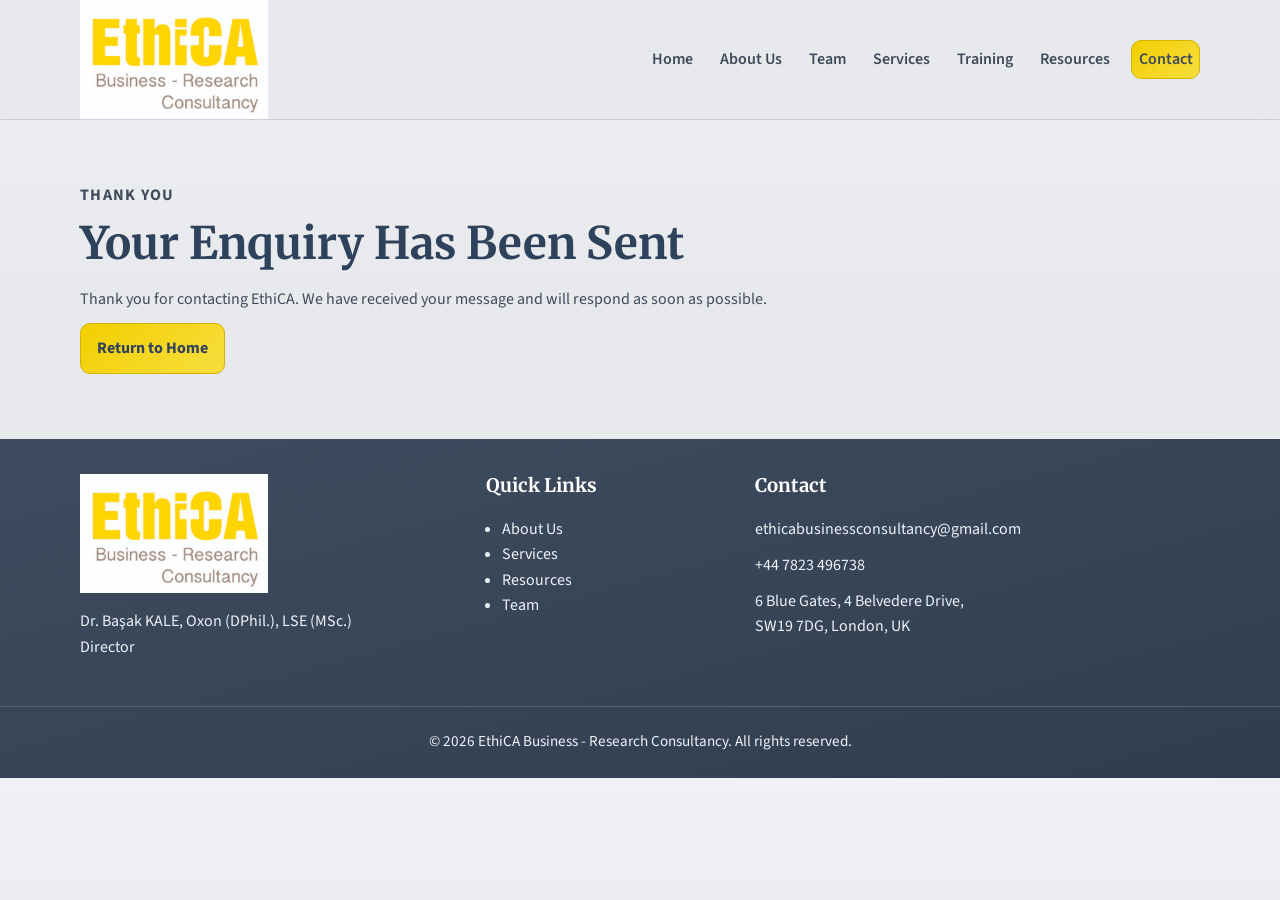
<file: thank-you.html>
<!doctype html>
<html lang="en-GB">
<head>
  <meta charset="UTF-8" />
  <meta name="viewport" content="width=device-width, initial-scale=1.0" />
  <meta name="description" content="Thank you for contacting EthiCA Business - Research Consultancy." />
  <title>EthiCA | Thank You</title>
  <link rel="preconnect" href="https://fonts.googleapis.com" />
  <link rel="preconnect" href="https://fonts.gstatic.com" crossorigin />
  <link href="https://fonts.googleapis.com/css2?family=Merriweather:wght@700&family=Source+Sans+3:wght@400;600;700&display=swap" rel="stylesheet" />
  <link rel="stylesheet" href="assets/css/site.css" />
  <link rel="stylesheet" href="assets/css/enhancements.css">
</head>
<body>
<a class="skip-link" href="#main-content">Skip to content</a>
  <header class="site-header">
    <div class="container nav-wrap">
      <a class="logo" href="index.html" aria-label="EthiCA Home">
        <img class="logo-image" src="assets/img/ethica-logo-wordmark-crop.jpg" alt="EthiCA logo" />
      </a>
      <button class="nav-toggle" aria-expanded="false" aria-controls="main-nav">Menu</button>
      <nav id="main-nav" class="main-nav" aria-label="Primary">
        <a href="index.html">Home</a>
        <a href="about.html">About Us</a>
        <a href="teams.html">Team</a>
        <a href="services.html">Services</a>
        <a href="training.html">Training</a>
        <a href="resources.html">Resources</a>
        <a class="btn btn-small" href="contact.html">Contact</a>
      </nav>
    </div>
  </header>

  <main id="main-content">
    <section class="page-hero">
      <div class="container">
        <p class="kicker">Thank You</p>
        <h1>Your Enquiry Has Been Sent</h1>
        <p>Thank you for contacting EthiCA. We have received your message and will respond as soon as possible.</p>
        <p><a class="btn" href="index.html">Return to Home</a></p>
      </div>
    </section>
  </main>

  <footer class="site-footer">
    <div class="container footer-grid">
      <div>
        <a class="logo" href="index.html" aria-label="EthiCA Home">
          <img class="logo-image" src="assets/img/ethica-logo-wordmark-crop.jpg" alt="EthiCA logo" />
        </a>
        <p>Dr. Başak KALE, Oxon (DPhil.), LSE (MSc.)<br />Director</p>
      </div>
      <div>
        <h3>Quick Links</h3>
        <ul>
          <li><a href="about.html">About Us</a></li>
          <li><a href="services.html">Services</a></li>
          <li><a href="resources.html">Resources</a></li>
          <li><a href="teams.html">Team</a></li>
        </ul>
      </div>
      <div>
        <h3>Contact</h3>
        <p><a href="mailto:ethicabusinessconsultancy@gmail.com">ethicabusinessconsultancy@gmail.com</a></p>
        <p><a href="tel:+447823496738">+44 7823 496738</a></p>
        <p>6 Blue Gates, 4 Belvedere Drive,<br />SW19 7DG, London, UK</p>
      </div>
    </div>
    <div class="footer-bar">
      <p>&copy; <span id="year"></span> EthiCA Business - Research Consultancy. All rights reserved.</p>
    </div>
  </footer>

  <script src="assets/js/main.js"></script>
</body>
</html>
</file>
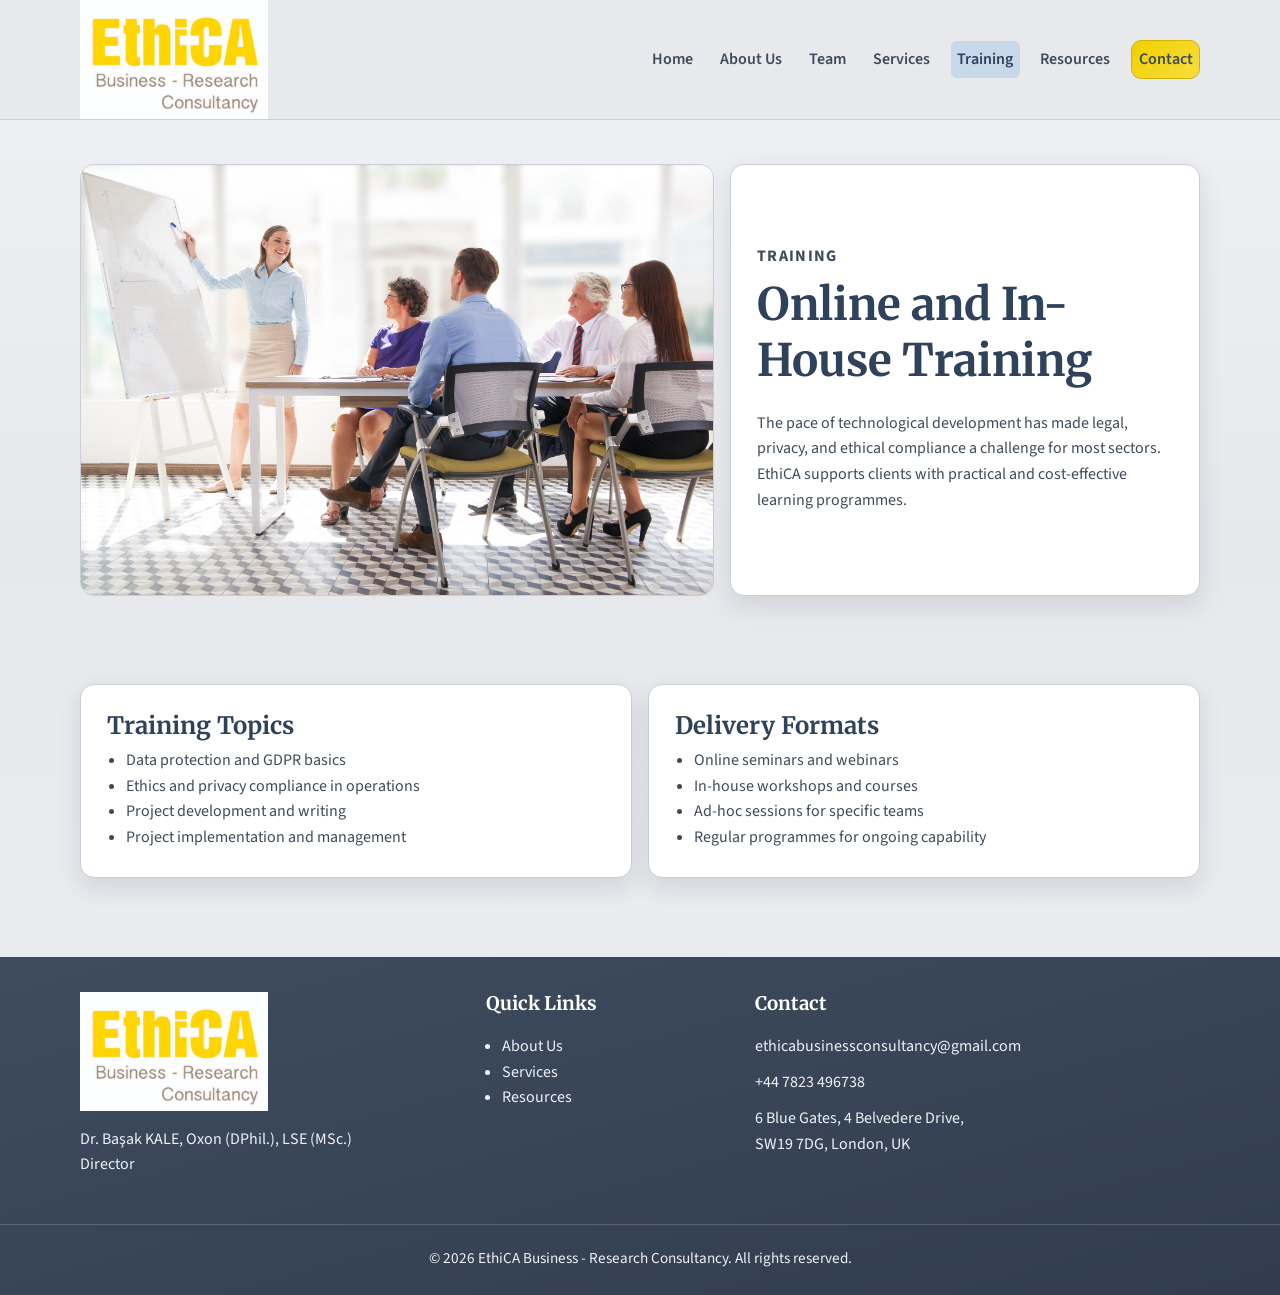
<file: training.html>
<!doctype html>
<html lang="en-GB">
<head>
  <meta charset="UTF-8" />
  <meta name="viewport" content="width=device-width, initial-scale=1.0" />
  <meta name="description" content="EthiCA training and mentoring for data protection, privacy, project development, and project management." />
  <title>EthiCA | Training</title>
  <link rel="preconnect" href="https://fonts.googleapis.com" />
  <link rel="preconnect" href="https://fonts.gstatic.com" crossorigin />
  <link href="https://fonts.googleapis.com/css2?family=Merriweather:wght@700&family=Source+Sans+3:wght@400;600;700&display=swap" rel="stylesheet" />
  <link rel="stylesheet" href="assets/css/site.css" />
  <link rel="stylesheet" href="assets/css/resources-layouts.css" />
  <link rel="stylesheet" href="assets/css/enhancements.css">
</head>
<body>
<a class="skip-link" href="#main-content">Skip to content</a>
  <header class="site-header">
    <div class="container nav-wrap">
      <a class="logo" href="index.html" aria-label="EthiCA Home">
        <img class="logo-image" src="assets/img/ethica-logo-wordmark-crop.jpg" alt="EthiCA logo" />
      </a>
      <button class="nav-toggle" aria-expanded="false" aria-controls="main-nav">Menu</button>
      <nav id="main-nav" class="main-nav" aria-label="Primary">
        <a href="index.html">Home</a>
        <a href="about.html">About Us</a>
        <a href="teams.html">Team</a>
        <a href="services.html">Services</a>
        <a aria-current="page" href="training.html">Training</a>
        <a href="resources.html">Resources</a>
        <a class="btn btn-small" href="contact.html">Contact</a>
      </nav>
    </div>
  </header>

  <main id="main-content">
    <section class="section">
      <div class="container resource-mosaic">
        <figure class="resource-mosaic-image">
          <img src="assets/img/training-feature.jpg" alt="Professional training session" />
        </figure>
        <article class="resource-mosaic-copy card">
          <p class="kicker">Training</p>
          <h1>Online and In-House Training</h1>
          <p>The pace of technological development has made legal, privacy, and ethical compliance a challenge for most sectors. EthiCA supports clients with practical and cost-effective learning programmes.</p>
        </article>
      </div>
    </section>

    <section class="section">
      <div class="container card-grid two">
        <article class="card">
          <h2>Training Topics</h2>
          <ul class="checklist">
            <li>Data protection and GDPR basics</li>
            <li>Ethics and privacy compliance in operations</li>
            <li>Project development and writing</li>
            <li>Project implementation and management</li>
          </ul>
        </article>
        <article class="card">
          <h2>Delivery Formats</h2>
          <ul class="checklist">
            <li>Online seminars and webinars</li>
            <li>In-house workshops and courses</li>
            <li>Ad-hoc sessions for specific teams</li>
            <li>Regular programmes for ongoing capability</li>
          </ul>
        </article>
      </div>
    </section>
  </main>

  <footer class="site-footer">
    <div class="container footer-grid">
      <div>
        <a class="logo" href="index.html" aria-label="EthiCA Home">
          <img class="logo-image" src="assets/img/ethica-logo-wordmark-crop.jpg" alt="EthiCA logo" />
        </a>
        <p>Dr. Başak KALE, Oxon (DPhil.), LSE (MSc.)<br />Director</p>
      </div>
      <div>
        <h3>Quick Links</h3>
        <ul>
          <li><a href="about.html">About Us</a></li>
          <li><a href="services.html">Services</a></li>
          <li><a href="resources.html">Resources</a></li>
        </ul>
      </div>
      <div>
        <h3>Contact</h3>
        <p><a href="mailto:ethicabusinessconsultancy@gmail.com">ethicabusinessconsultancy@gmail.com</a></p>
        <p><a href="tel:+447823496738">+44 7823 496738</a></p>
        <p>6 Blue Gates, 4 Belvedere Drive,<br />SW19 7DG, London, UK</p>
      </div>
    </div>
    <div class="footer-bar">
      <p>&copy; <span id="year"></span> EthiCA Business - Research Consultancy. All rights reserved.</p>
    </div>
  </footer>

  <script src="assets/js/main.js"></script>
</body>
</html>
</file>
<file: assets/css/site.css>
:root {
  --bg: #e7e8ec;
  --surface: #ffffff;
  --surface-strong: #dcdfe5;
  --text: #3f4b5a;
  --muted: #5f6772;
  --brand: #f2cf00;
  --brand-dark: #caad00;
  --brand-accent: #f7de3f;
  --border: #c9ced7;
  --shadow: 0 10px 24px rgba(39, 48, 62, 0.12);
  --radius: 14px;
}

* {
  box-sizing: border-box;
}

body {
  margin: 0;
  font-family: "Source Sans 3", sans-serif;
  background: linear-gradient(180deg, #eff1f4 0%, var(--bg) 42%, #eceef2 100%);
  color: var(--text);
  line-height: 1.6;
}

h1,
h2,
h3 {
  font-family: "Merriweather", serif;
  line-height: 1.25;
  margin-top: 0;
}

a {
  color: var(--brand);
  text-decoration: none;
}

a:hover {
  text-decoration: underline;
}

.container {
  width: min(1120px, 92%);
  margin: 0 auto;
}

.site-header {
  position: sticky;
  top: 0;
  z-index: 100;
  backdrop-filter: blur(8px);
  background: rgba(231, 232, 236, 0.95);
  border-bottom: 1px solid var(--border);
}

.nav-wrap {
  display: flex;
  align-items: center;
  justify-content: space-between;
  min-height: 78px;
  gap: 1rem;
}

.logo {
  display: inline-flex;
  align-items: center;
  gap: 0.5rem;
  text-decoration: none;
}

.logo-image {
  width: 188px;
  height: auto;
  object-fit: contain;
  display: block;
}

.logo-mark {
  background: linear-gradient(150deg, #4a5667, #334052);
  color: #fff;
  width: 42px;
  height: 42px;
  border-radius: 10px;
  display: inline-flex;
  align-items: center;
  justify-content: center;
  font-weight: 700;
}

.logo-text {
  font-size: 1.1rem;
  font-weight: 700;
  color: var(--text);
  line-height: 1.2;
}

.main-nav {
  display: flex;
  align-items: center;
  gap: 0.9rem;
}

.main-nav a {
  color: var(--text);
  font-weight: 600;
  padding: 0.35rem 0.4rem;
}

.main-nav a[aria-current="page"] {
  color: #2f425b;
  background: rgba(102, 158, 217, 0.24);
  border-radius: 6px;
}

.nav-toggle {
  display: none;
  border: 1px solid var(--border);
  background: var(--surface);
  border-radius: 8px;
  padding: 0.5rem 0.7rem;
  font-weight: 700;
}

.hero,
.page-hero {
  padding: 2.8rem 0 1.8rem;
}

.hero {
  background: linear-gradient(90deg, transparent 0 60%, rgba(242, 207, 0, 0.9) 60% 100%);
}

.hero-grid {
  display: grid;
  grid-template-columns: 1.7fr 1fr;
  gap: 2rem;
  align-items: start;
}

.kicker {
  text-transform: uppercase;
  letter-spacing: 0.08em;
  font-weight: 700;
  color: var(--text);
  margin-bottom: 0.4rem;
}

h1 {
  font-size: clamp(2rem, 3.5vw, 3.1rem);
  margin-bottom: 1rem;
}

.hero-panel {
  background: linear-gradient(165deg, #f5f6f8, #ffffff);
  border: 1px solid var(--border);
  border-radius: var(--radius);
  padding: 1.4rem;
  box-shadow: var(--shadow);
}

.hero-panel ul,
.checklist,
.steps {
  margin: 0;
  padding-left: 1.2rem;
}

.section {
  padding: 2rem 0;
}

.section-alt {
  background: linear-gradient(180deg, transparent, var(--surface-strong));
}

.section-head {
  margin-bottom: 0.8rem;
}

.card-grid {
  display: grid;
  gap: 1rem;
}

.card-grid.two {
  grid-template-columns: repeat(2, minmax(0, 1fr));
}

.card-grid.three {
  grid-template-columns: repeat(3, minmax(0, 1fr));
}

.card {
  background: var(--surface);
  border: 1px solid var(--border);
  border-radius: var(--radius);
  padding: 1rem;
  box-shadow: var(--shadow);
  transition: transform 180ms ease, box-shadow 180ms ease, border-color 180ms ease;
}

.card h2,
.card h3 {
  margin-bottom: 0.45rem;
}

p {
  margin: 0.45rem 0 0.65rem;
}

ul,
ol {
  margin: 0.35rem 0 0.7rem;
}

.card:hover {
  transform: translateY(-2px);
  box-shadow: 0 16px 32px rgba(39, 48, 62, 0.16);
  border-color: rgba(102, 158, 217, 0.55);
}

.btn {
  display: inline-block;
  background: linear-gradient(140deg, var(--brand), var(--brand-accent));
  color: #2f425b;
  border: 1px solid #d1b300;
  padding: 0.72rem 1rem;
  border-radius: 10px;
  font-weight: 700;
  text-decoration: none;
  transition: transform 150ms ease, box-shadow 150ms ease, filter 150ms ease;
}

.btn:hover {
  background: linear-gradient(140deg, #e1bd00, var(--brand));
  border-color: #b59a00;
  box-shadow: 0 8px 16px rgba(181, 154, 0, 0.22);
  transform: translateY(-1px);
  filter: saturate(1.08);
  text-decoration: none;
}

.btn-ghost {
  background: rgba(255, 255, 255, 0.84);
  color: #34495f;
  border-color: #aeb7c4;
}

.btn-small {
  padding: 0.45rem 0.8rem;
}

.cta-row {
  display: flex;
  flex-wrap: wrap;
  gap: 0.65rem;
  margin-top: 1.2rem;
}

.center {
  margin-top: 1.2rem;
  text-align: center;
}

.split {
  display: grid;
  grid-template-columns: 1.3fr 1fr;
  gap: 1.5rem;
  align-items: start;
}

.text-link {
  display: inline-block;
  margin-top: 0.4rem;
  font-weight: 700;
}

.contact-grid {
  display: grid;
  grid-template-columns: 1fr 1.2fr;
  gap: 1rem;
}

.contact-form {
  display: grid;
  gap: 0.65rem;
}

.contact-form input,
.contact-form textarea {
  border: 1px solid var(--border);
  border-radius: 8px;
  padding: 0.65rem;
  font: inherit;
  background: #fff;
}

.site-footer {
  margin-top: 2.2rem;
  background: linear-gradient(165deg, #3f4c5f, #313d4f);
  color: #eef2f8;
}

.footer-grid {
  display: grid;
  grid-template-columns: 1.4fr 1fr 1fr;
  gap: 1rem;
  padding: 2.2rem 0;
}

.site-footer h2,
.site-footer h3 {
  color: #fff;
}

.site-footer a {
  color: #eef2f8;
}

.site-footer ul {
  margin: 0;
  padding-left: 1rem;
}

.footer-bar {
  border-top: 1px solid rgba(255, 255, 255, 0.16);
  text-align: center;
  padding: 0.9rem;
  font-size: 0.95rem;
}

@media (max-width: 900px) {
  .hero-grid,
  .split,
  .card-grid.two,
  .card-grid.three,
  .contact-grid,
  .footer-grid {
    grid-template-columns: 1fr;
  }

  .nav-toggle {
    display: inline-block;
  }

  .logo-image {
    width: 146px;
  }

  .main-nav {
    position: absolute;
    left: 0;
    right: 0;
    top: 78px;
    display: none;
    flex-direction: column;
    align-items: flex-start;
    gap: 0.25rem;
    background: #f1f2f4;
    border-bottom: 1px solid var(--border);
    padding: 0.7rem 4%;
  }

  .main-nav.open {
    display: flex;
  }
}

.team-grid {
  align-items: stretch;
}

.team-card img {
  width: 100%;
  height: 280px;
  object-fit: cover;
  border-radius: 10px;
  margin-bottom: 0.7rem;
}

.team-card h2 {
  margin-bottom: 0;
}
</file>
<file: assets/css/enhancements.css>
/* Original EthiCA palette, logo and typography are retained. */
:root { --ink: #2f425b; }
html { scroll-behavior: smooth; }
h1,h2,h3 { color: var(--ink); }
.site-footer h3 { color: #fff; }
body { overflow-wrap: break-word; }
main a:not(.btn) { color: var(--ink); text-decoration: underline; text-underline-offset: 4px; }
a:focus-visible,button:focus-visible,input:focus-visible,textarea:focus-visible { outline: 3px solid var(--ink); outline-offset: 4px; }
.skip-link { position: fixed; top: -100px; left: 20px; z-index: 200; padding: 12px; background: white; color: var(--ink); }
.skip-link:focus { top: 12px; }
.hero { padding: 76px 0; }
.hero-grid { align-items: center; grid-template-columns: 1.5fr 1fr; gap: 60px; }
.hero h1 { font-size: clamp(2.3rem,4.6vw,3.8rem); letter-spacing: -.035em; max-width: 710px; }
.intro { font-size: 1.22rem; max-width: 550px; }
.hero-panel { padding: 32px; }
.hero-panel h2 { font-size: 1.75rem; }
.hero-panel li { padding: 6px 0; }
.section { padding: 44px 0; }
.page-hero { padding: 56px 0 20px; }
.page-hero p { max-width: 760px; }
.card { padding: 26px; }
.card h3 { font-size: 1.25rem; }
.card:hover { transform: none; }
.service-number { font-size: .78rem; letter-spacing: .08em; font-weight: 700; margin-bottom: 24px; }
.section-head { margin-bottom: 28px; }
.callout { display: flex; align-items: center; justify-content: space-between; gap: 30px; padding: 32px; border-left: 6px solid var(--brand); background: white; border-radius: 10px; }
.callout .btn { flex-shrink: 0; }
.footer-grid { grid-template-columns: 1.1fr .7fr 1.3fr; gap: 30px; }
.footer-grid a { overflow-wrap: anywhere; }
.team-list { display: grid; gap: 28px; }
.member-card { display: grid; grid-template-columns: 220px minmax(0,1fr); gap: 32px; padding: 30px; }
.member-photo { width: 100%; height: auto; display: block; border-radius: 10px; }
.member-bio { min-width: 0; }
.member-bio h2 { margin-bottom: 16px; font-size: 1.55rem; }
.member-bio p + p { margin-top: 16px; }
.member-bio h3 { margin-top: 26px; font-size: 1.15rem; }
.member-interests { padding-left: 22px; }
.member-interests li + li { margin-top: 12px; }
.credentials { font-weight: 600; margin-bottom: 22px; }
@media(max-width:1000px) { .main-nav { gap: .3rem; } .main-nav a { font-size: .95rem; } }
@media(max-width:900px) { .hero-grid,.footer-grid { grid-template-columns: 1fr; } .hero { padding: 44px 0; background: linear-gradient(180deg,transparent 0 64%,rgba(242,207,0,.9) 64% 100%); } .hero-grid { gap: 28px; } .callout { align-items: flex-start; flex-direction: column; } }
@media(max-width:650px) { .member-card { grid-template-columns: 1fr; padding: 22px; gap: 24px; } .member-photo { max-width: 240px; } .card { padding: 22px; } .section { padding: 30px 0; } }
@media(prefers-reduced-motion:reduce) { html { scroll-behavior:auto; } *,*::before,*::after { transition:none !important; } }
</file>
<file: assets/css/resources-layouts.css>
.resource-hero {
  position: relative;
}

.layout-switch {
  display: flex;
  gap: 0.5rem;
  margin-top: 0.8rem;
}

.resource-split {
  display: grid;
  grid-template-columns: 1.05fr 1.15fr;
  gap: 1rem;
  align-items: center;
}

.resource-image-frame {
  margin: 0;
}

.resource-image-frame img {
  width: 100%;
  height: clamp(280px, 38vw, 460px);
  object-fit: cover;
  border-radius: 14px;
  border: 1px solid var(--border);
  box-shadow: var(--shadow);
}

.resource-banner-image {
  width: 100%;
  height: clamp(320px, 40vw, 520px);
  object-fit: cover;
  display: block;
}

.resource-banner-overlay {
  position: absolute;
  inset: 0;
  background: linear-gradient(90deg, rgba(20, 28, 38, 0.64) 0 50%, rgba(20, 28, 38, 0.16) 100%);
  display: grid;
  align-items: center;
}

.resource-banner-overlay .kicker,
.resource-banner-overlay h1,
.resource-banner-overlay p {
  color: #fff;
}

.resource-card-accent {
  border-top: 5px solid var(--brand);
}

.resource-mosaic {
  display: grid;
  grid-template-columns: 1.35fr 1fr;
  gap: 1rem;
  align-items: stretch;
}

.resource-mosaic-image {
  margin: 0;
}

.resource-mosaic-image img {
  width: 100%;
  height: 100%;
  min-height: 360px;
  object-fit: cover;
  border-radius: 14px;
  border: 1px solid var(--border);
}

.resource-mosaic-copy {
  display: flex;
  flex-direction: column;
  justify-content: center;
}

@media (max-width: 900px) {
  .resource-split,
  .resource-mosaic {
    grid-template-columns: 1fr;
  }

  .resource-banner-overlay {
    position: static;
    background: #2f425b;
    padding: 1rem 0;
  }
}
</file>
